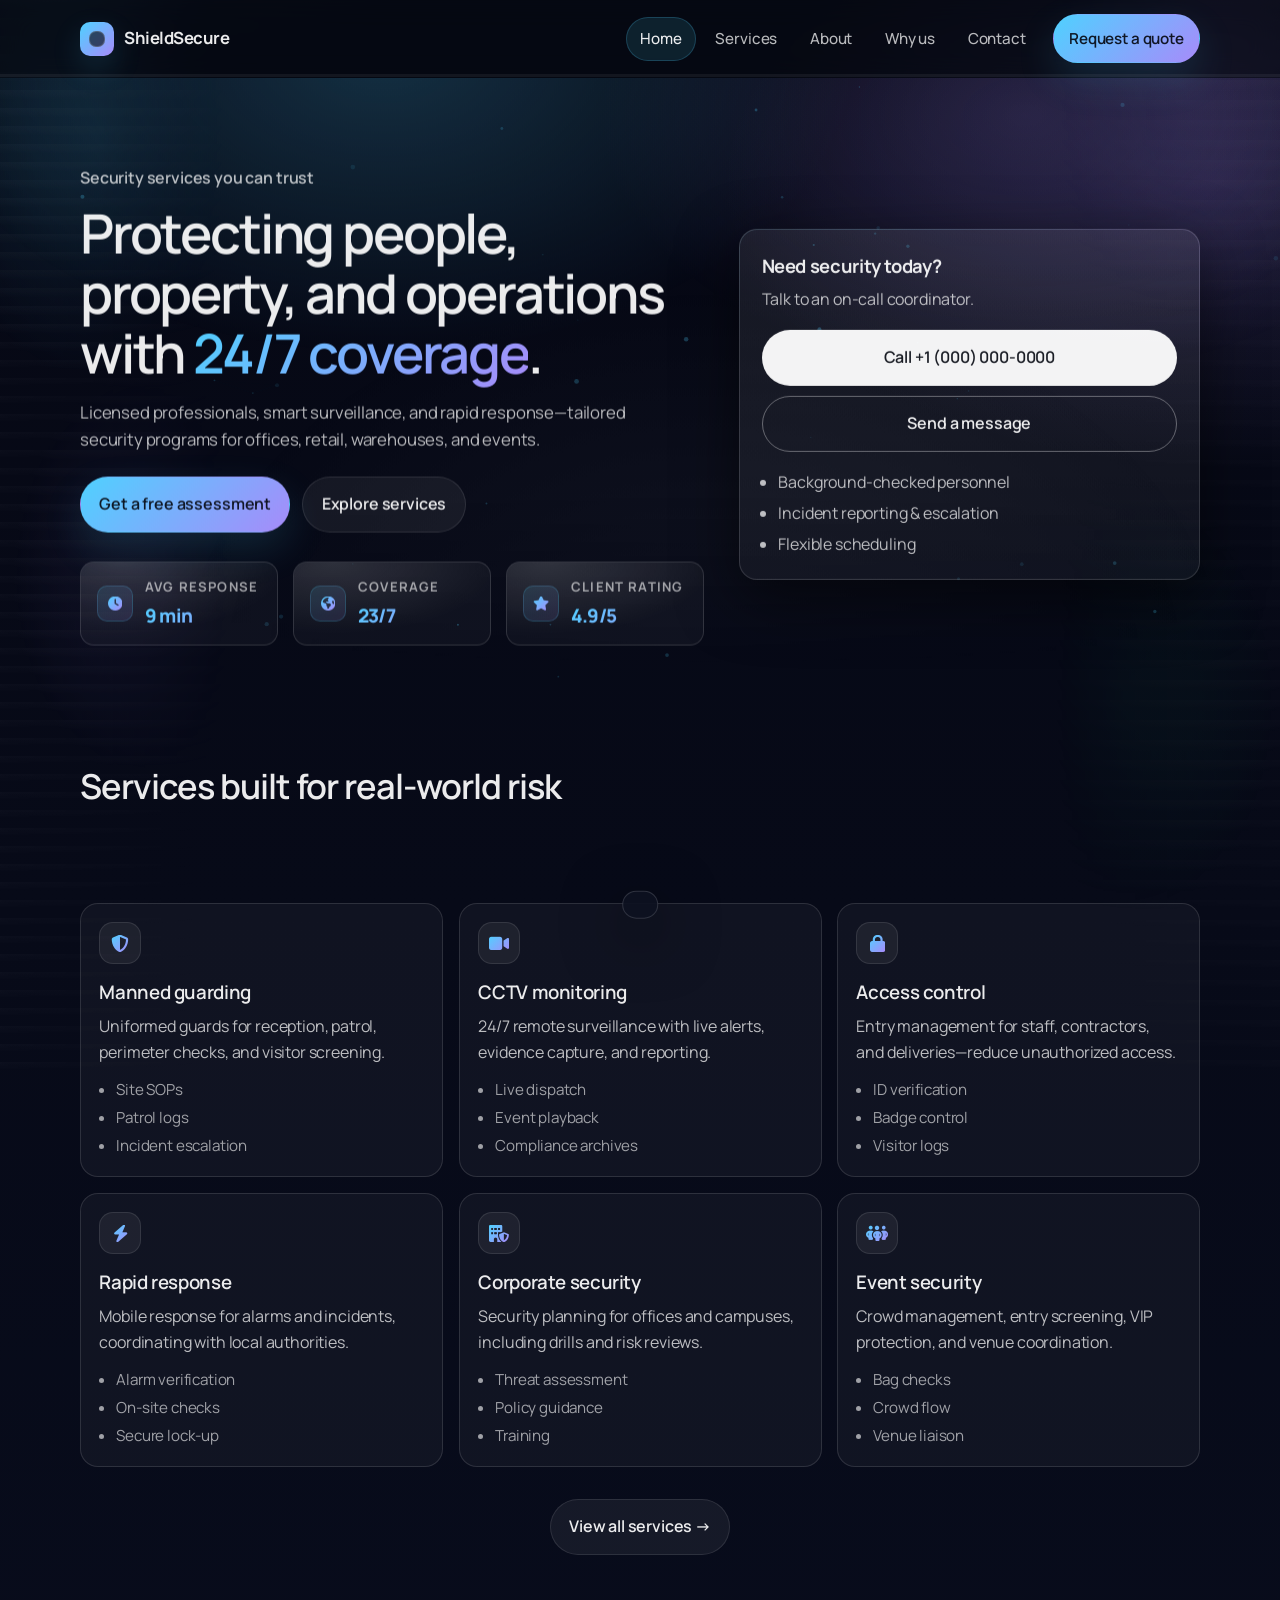
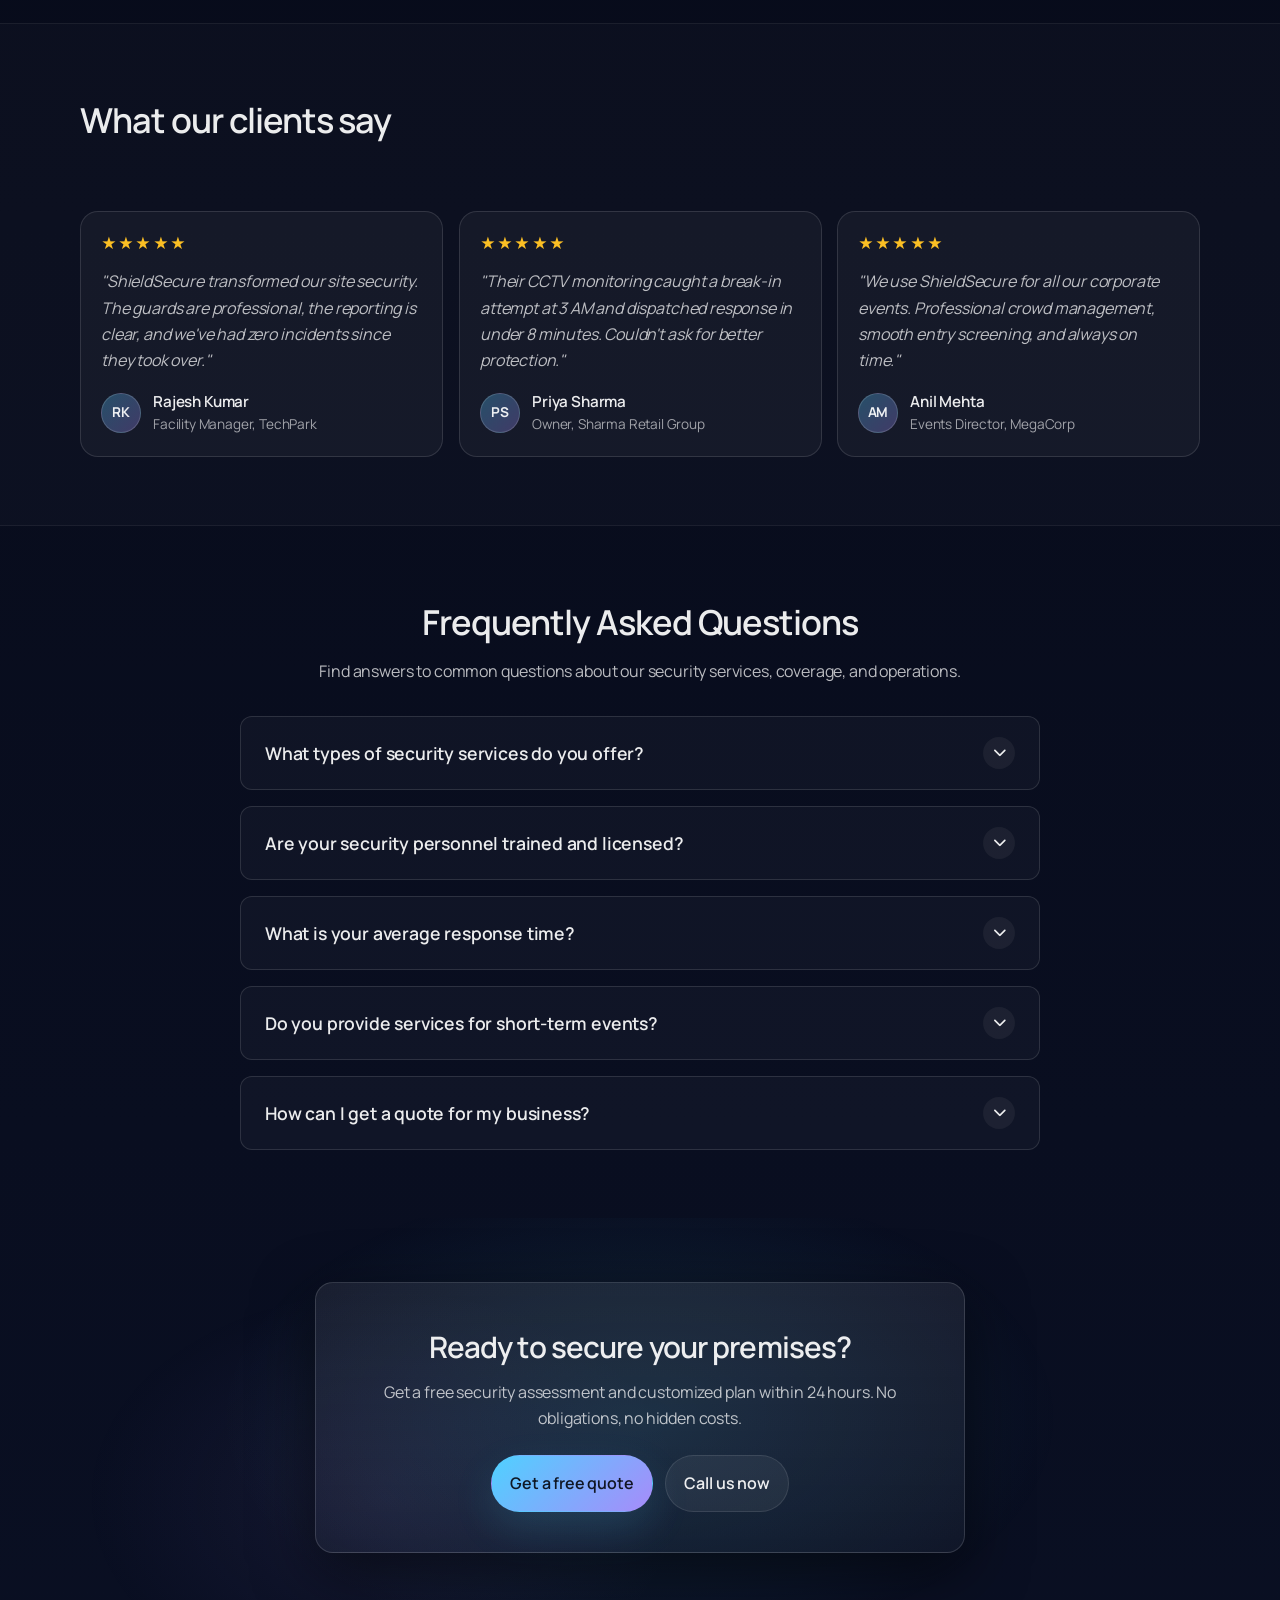
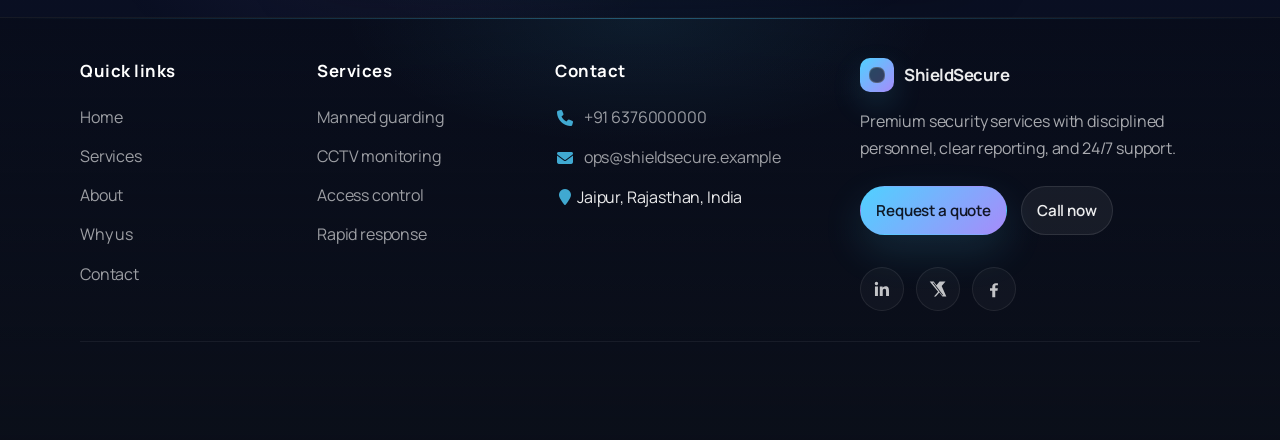
<file: index.html>
<!doctype html>
<html lang="en">

<head>
  <meta charset="UTF-8" />
  <meta name="viewport" content="width=device-width, initial-scale=1" />
  <meta name="description"
    content="ShieldSecure provides modern security services: manned guarding, CCTV monitoring, access control, and rapid response." />
  <title>ShieldSecure Security Services</title>
  <link rel="preconnect" href="https://fonts.googleapis.com" />
  <link rel="preconnect" href="https://fonts.gstatic.com" crossorigin />
  <link rel="stylesheet" href="https://cdnjs.cloudflare.com/ajax/libs/font-awesome/6.5.1/css/all.min.css">
  <link
    href="https://fonts.googleapis.com/css2?family=Manrope:wght@400;500;600;700;800&family=Inter:wght@400;500;600;700&display=swap"
    rel="stylesheet" />
  <link rel="stylesheet" href="./style.css" />
</head>

<body>
  <a class="skip-link" href="#main">Skip to content</a>

  <!-- Shared header -->
  <header class="site-header" data-elevate>
    <div class="container header-inner">
      <a class="brand" href="index.html" aria-label="ShieldSecure home">
        <span class="brand-mark" aria-hidden="true"></span>
        <span class="brand-text">ShieldSecure</span>
      </a>

      <button class="nav-toggle" type="button" aria-label="Open menu" aria-controls="primary-nav" aria-expanded="false"
        data-nav-toggle>
        <span class="nav-toggle-bar" aria-hidden="true"></span>
        <span class="nav-toggle-bar" aria-hidden="true"></span>
        <span class="nav-toggle-bar" aria-hidden="true"></span>
      </button>

      <nav class="nav" aria-label="Primary">
        <ul id="primary-nav" class="nav-list" data-nav>
          <li><a class="nav-link is-active" href="index.html">Home</a></li>
          <li><a class="nav-link" href="services.html">Services</a></li>
          <li><a class="nav-link" href="about.html">About</a></li>
          <li><a class="nav-link" href="why-us.html">Why us</a></li>
          <li><a class="nav-link" href="contact.html">Contact</a></li>
          <li class="nav-cta">
            <a class="btn btn-primary btn-sm" href="contact.html">Request a quote</a>
          </li>
        </ul>
      </nav>
    </div>
  </header>

  <main id="main">
    <section id="top" class="hero">
      <div class="container hero-grid">
        <div class="hero-copy">
          <p class="eyebrow">Security services you can trust</p>
          <h1>
            Protecting people, property, and operations with
            <span class="accent">24/7 coverage</span>.
          </h1>
          <p class="lead">
            Licensed professionals, smart surveillance, and rapid response—tailored security
            programs for offices, retail, warehouses, and events.
          </p>
          <div class="hero-actions">
            <a class="btn btn-primary" href="contact.html">Get a free assessment</a>
            <a class="btn btn-ghost" href="services.html">Explore services</a>
          </div>

          <dl class="hero-stats" aria-label="Key stats">
            <div class="stat">
              <div class="stat-icon"><i class="fa-solid fa-clock"></i></div>
              <div>
                <dt>Avg response</dt>
                <dd>10 min</dd>
              </div>
            </div>
            <div class="stat">
              <div class="stat-icon"><i class="fa-solid fa-earth-americas"></i></div>
              <div>
                <dt>Coverage</dt>
                <dd>24/7</dd>
              </div>
            </div>
            <div class="stat">
              <div class="stat-icon"><i class="fa-solid fa-star"></i></div>
              <div>
                <dt>Client rating</dt>
                <dd>4.9/5</dd>
              </div>
            </div>
          </dl>
        </div>

        <div class="hero-card" aria-label="Quick contact">
          <div class="hero-card-inner">
            <p class="card-title">Need security today?</p>
            <p class="card-subtitle">Talk to an on-call coordinator.</p>
            <div class="card-actions">
              <a class="btn btn-light" href="tel:+10000000000">Call +1 (000) 000‑0000</a>
              <a class="btn btn-light-outline" href="contact.html">Send a message</a>
            </div>
            <ul class="card-points">
              <li>Background-checked personnel</li>
              <li>Incident reporting &amp; escalation</li>
              <li>Flexible scheduling</li>
            </ul>
          </div>
        </div>
      </div>

      <div class="hero-bg" aria-hidden="true"></div>
    </section>

    <section id="services" class="section">
      <div class="container">
        <div class="section-head">
          <h2>Services built for real-world risk</h2>
          <p>
            From visible deterrence to technology-backed monitoring, we design layered security that
            matches your site and budget.
          </p>
        </div>

        <div class="cards">
          <article class="card">
            <div class="card-icon" aria-hidden="true"><i class="fa-solid fa-shield-halved"></i></div>
            <h3>Manned guarding</h3>
            <p>Uniformed guards for reception, patrol, perimeter checks, and visitor screening.</p>
            <ul class="mini-list">
              <li>Site SOPs</li>
              <li>Patrol logs</li>
              <li>Incident escalation</li>
            </ul>
          </article>

          <article class="card">
            <div class="card-icon" aria-hidden="true"><i class="fa-solid fa-video"></i></div>
            <h3>CCTV monitoring</h3>
            <p>24/7 remote surveillance with live alerts, evidence capture, and reporting.</p>
            <ul class="mini-list">
              <li>Live dispatch</li>
              <li>Event playback</li>
              <li>Compliance archives</li>
            </ul>
          </article>

          <article class="card">
            <div class="card-icon" aria-hidden="true"><i class="fa-solid fa-lock"></i></div>
            <h3>Access control</h3>
            <p>Entry management for staff, contractors, and deliveries—reduce unauthorized access.</p>
            <ul class="mini-list">
              <li>ID verification</li>
              <li>Badge control</li>
              <li>Visitor logs</li>
            </ul>
          </article>

          <article class="card">
            <div class="card-icon" aria-hidden="true"><i class="fa-solid fa-bolt"></i></div>
            <h3>Rapid response</h3>
            <p>Mobile response for alarms and incidents, coordinating with local authorities.</p>
            <ul class="mini-list">
              <li>Alarm verification</li>
              <li>On-site checks</li>
              <li>Secure lock-up</li>
            </ul>
          </article>

          <article class="card">
            <div class="card-icon" aria-hidden="true"><i class="fa-solid fa-building-shield"></i></div>
            <h3>Corporate security</h3>
            <p>Security planning for offices and campuses, including drills and risk reviews.</p>
            <ul class="mini-list">
              <li>Threat assessment</li>
              <li>Policy guidance</li>
              <li>Training</li>
            </ul>
          </article>

          <article class="card">
            <div class="card-icon" aria-hidden="true"><i class="fa-solid fa-people-group"></i></div>
            <h3>Event security</h3>
            <p>Crowd management, entry screening, VIP protection, and venue coordination.</p>
            <ul class="mini-list">
              <li>Bag checks</li>
              <li>Crowd flow</li>
              <li>Venue liaison</li>
            </ul>
          </article>
        </div>

        <div style="text-align: center; margin-top: 2rem;">
          <a class="btn btn-ghost" href="services.html">View all services →</a>
        </div>
      </div>
    </section>

    <!-- Testimonials section -->
    <section id="testimonials" class="section section-alt">
      <div class="container">
        <div class="section-head">
          <h2>What our clients say</h2>
          <p>
            Trusted by offices, retail chains, warehouses, and event organizers across the region.
          </p>
        </div>

        <div class="testimonials-grid">
          <article class="testimonial">
            <div class="testimonial-stars" aria-label="5 stars">★★★★★</div>
            <p class="testimonial-text">
              "ShieldSecure transformed our site security. The guards are professional, the reporting
              is clear, and we've had zero incidents since they took over."
            </p>
            <div class="testimonial-author">
              <div class="testimonial-avatar">RK</div>
              <div>
                <p class="testimonial-name">Rajesh Kumar</p>
                <p class="testimonial-role">Facility Manager, TechPark</p>
              </div>
            </div>
          </article>

          <article class="testimonial">
            <div class="testimonial-stars" aria-label="5 stars">★★★★★</div>
            <p class="testimonial-text">
              "Their CCTV monitoring caught a break-in attempt at 3 AM and dispatched response in
              under 8 minutes. Couldn't ask for better protection."
            </p>
            <div class="testimonial-author">
              <div class="testimonial-avatar">PS</div>
              <div>
                <p class="testimonial-name">Priya Sharma</p>
                <p class="testimonial-role">Owner, Sharma Retail Group</p>
              </div>
            </div>
          </article>

          <article class="testimonial">
            <div class="testimonial-stars" aria-label="5 stars">★★★★★</div>
            <p class="testimonial-text">
              "We use ShieldSecure for all our corporate events. Professional crowd management,
              smooth entry screening, and always on time."
            </p>
            <div class="testimonial-author">
              <div class="testimonial-avatar">AM</div>
              <div>
                <p class="testimonial-name">Anil Mehta</p>
                <p class="testimonial-role">Events Director, MegaCorp</p>
              </div>
            </div>
          </article>
        </div>
      </div>
    </section>

    <!-- FAQ section -->
    <section id="faq" class="section">
      <div class="container faq-container">
        <div class="section-head text-center" style="max-width: 800px; margin-inline: auto; text-align: center;">
          <h2>Frequently Asked Questions</h2>
          <p>
            Find answers to common questions about our security services, coverage, and operations.
          </p>
        </div>

        <div class="faq-list">
          <article class="faq-item">
            <button class="faq-question" aria-expanded="false">
              <h3>What types of security services do you offer?</h3>
              <span class="faq-icon"><i class="fa-solid fa-chevron-down"></i></span>
            </button>
            <div class="faq-answer">
              <div class="faq-answer-inner">
                <p>We provide a comprehensive range of security solutions including manned guarding, 24/7 CCTV
                  monitoring, access control, corporate security planning, rapid response, and specialized event
                  security.</p>
              </div>
            </div>
          </article>

          <article class="faq-item">
            <button class="faq-question" aria-expanded="false">
              <h3>Are your security personnel trained and licensed?</h3>
              <span class="faq-icon"><i class="fa-solid fa-chevron-down"></i></span>
            </button>
            <div class="faq-answer">
              <div class="faq-answer-inner">
                <p>Yes, absolutely. All our site security operations are handled by highly trained, background-checked,
                  and licensed professionals. We conduct regular drills and policy reviews to maintain top standards.
                </p>
              </div>
            </div>
          </article>

          <article class="faq-item">
            <button class="faq-question" aria-expanded="false">
              <h3>What is your average response time?</h3>
              <span class="faq-icon"><i class="fa-solid fa-chevron-down"></i></span>
            </button>
            <div class="faq-answer">
              <div class="faq-answer-inner">
                <p>Our rapid response units typically arrive on-site within 10 minutes of an alarm verification. Our
                  24/7 dispatch centers ensure immediate coordination with local authorities when necessary.</p>
              </div>
            </div>
          </article>

          <article class="faq-item">
            <button class="faq-question" aria-expanded="false">
              <h3>Do you provide services for short-term events?</h3>
              <span class="faq-icon"><i class="fa-solid fa-chevron-down"></i></span>
            </button>
            <div class="faq-answer">
              <div class="faq-answer-inner">
                <p>We offer dedicated event security for both short-term corporate events and long-term standing
                  arrangements. This includes crowd management, VIP coverage, screening, and venue liaison.</p>
              </div>
            </div>
          </article>

          <article class="faq-item">
            <button class="faq-question" aria-expanded="false">
              <h3>How can I get a quote for my business?</h3>
              <span class="faq-icon"><i class="fa-solid fa-chevron-down"></i></span>
            </button>
            <div class="faq-answer">
              <div class="faq-answer-inner">
                <p>You can get a free, detailed assessment and customized security plan within 24 hours. Just reach out
                  to us via our contact form or call our support line directly.</p>
              </div>
            </div>
          </article>
        </div>
      </div>
    </section>

    <!-- CTA banner -->
    <section class="cta-banner">
      <div class="container">
        <div class="cta-banner-inner">
          <h2>Ready to secure your premises?</h2>
          <p>
            Get a free security assessment and customized plan within 24 hours.
            No obligations, no hidden costs.
          </p>
          <div class="cta-banner-actions">
            <a class="btn btn-primary" href="contact.html">Get a free quote</a>
            <a class="btn btn-ghost" href="tel:+10000000000">Call us now</a>
          </div>
        </div>
      </div>
    </section>
  </main>

  <!-- Shared footer -->
  <footer class="footer">
    <div class="container">
      <div class="footer-top">
        <div class="footer-brand">
          <a class="brand footer-brand-link" href="index.html" aria-label="ShieldSecure home">
            <span class="brand-mark" aria-hidden="true"></span>
            <span class="brand-text">ShieldSecure</span>
          </a>
          <p class="muted footer-about">
            Premium security services with disciplined personnel, clear reporting, and 24/7 support.
          </p>

          <div class="footer-cta">
            <a class="btn btn-primary btn-sm" href="contact.html">Request a quote</a>
            <a class="btn btn-ghost btn-sm" href="tel:+10000000000">Call now</a>
          </div>

          <div class="social" aria-label="Social links">
            <a class="icon-btn" href="#" aria-label="LinkedIn">
              <svg viewBox="0 0 24 24" aria-hidden="true">
                <path
                  d="M20.45 20.45h-3.56v-5.57c0-1.33-.03-3.04-1.85-3.04-1.86 0-2.15 1.45-2.15 2.95v5.66H9.33V9h3.41v1.56h.05c.47-.9 1.63-1.85 3.35-1.85 3.58 0 4.24 2.36 4.24 5.43v6.31ZM5.34 7.43a2.07 2.07 0 1 1 0-4.14 2.07 2.07 0 0 1 0 4.14ZM7.12 20.45H3.56V9h3.56v11.45Z"
                  fill="currentColor" />
              </svg>
            </a>
            <a class="icon-btn" href="#" aria-label="X (Twitter)">
              <svg viewBox="0 0 24 24" aria-hidden="true">
                <path
                  d="M18.9 3H21l-4.6 5.26L22 21h-4.7l-3.68-4.79L9.3 21H7.2l4.92-5.62L2 3h4.82l3.33 4.38L13.9 3h5ZM17.1 19.4h1.16L6.78 4.53H5.53L17.1 19.4Z"
                  fill="currentColor" />
              </svg>
            </a>
            <a class="icon-btn" href="#" aria-label="Facebook">
              <svg viewBox="0 0 24 24" aria-hidden="true">
                <path
                  d="M13.5 22v-8h2.7l.4-3H13.5V9.1c0-.87.24-1.46 1.5-1.46h1.7V5.1c-.3-.04-1.34-.13-2.54-.13-2.5 0-4.2 1.52-4.2 4.32V11H7.2v3h2.7v8h3.6Z"
                  fill="currentColor" />
              </svg>
            </a>
          </div>
        </div>

        <nav class="footer-col" aria-label="Footer quick links">
          <p class="footer-title">Quick links</p>
          <ul class="footer-links">
            <li><a href="index.html">Home</a></li>
            <li><a href="services.html">Services</a></li>
            <li><a href="about.html">About</a></li>
            <li><a href="why-us.html">Why us</a></li>
            <li><a href="contact.html">Contact</a></li>
          </ul>
        </nav>

        <nav class="footer-col" aria-label="Footer services links">
          <p class="footer-title">Services</p>
          <ul class="footer-links">
            <li><a href="services.html">Manned guarding</a></li>
            <li><a href="services.html">CCTV monitoring</a></li>
            <li><a href="services.html">Access control</a></li>
            <li><a href="services.html">Rapid response</a></li>
          </ul>
        </nav>

        <div class="footer-col" aria-label="Footer contact details">
          <p class="footer-title">Contact</p>
          <ul class="footer-links">
            <li>
              <a href="tel:+916376000000">
                <span class="footer-link-icon" aria-hidden="true"><i class="fa fa-phone" aria-hidden="true"></i></span>
                +91 6376000000
              </a>
            </li>
            <li>
              <a href="mailto:ops@shieldsecure.example">
                <span class="footer-link-icon" aria-hidden="true"><i class="fa fa-envelope"
                    aria-hidden="true"></i></span>
                ops@shieldsecure.example
              </a>
            </li>
            <li>
              <span class="footer-link-icon" aria-hidden="true"><i class="fa fa-map-marker"
                  aria-hidden="true"></i></span>
              Jaipur, Rajasthan, India
            </li>
          </ul>
        </div>
      </div>

      <div class="footer-bottom">
        <p class="muted">
          © <span id="year"></span> ShieldSecure. All rights reserved.
        </p>
        <p class="muted footer-note">
          Built for reliability • 24/7 coverage • Clear reporting
        </p>
      </div>
    </div>
  </footer>
  <div id="site-toast">
    <div class="toast" id="toast" role="status" aria-live="polite" aria-atomic="true"></div>
  </div>

  <script src="./script.js"></script>

</body>

</html>
</file>
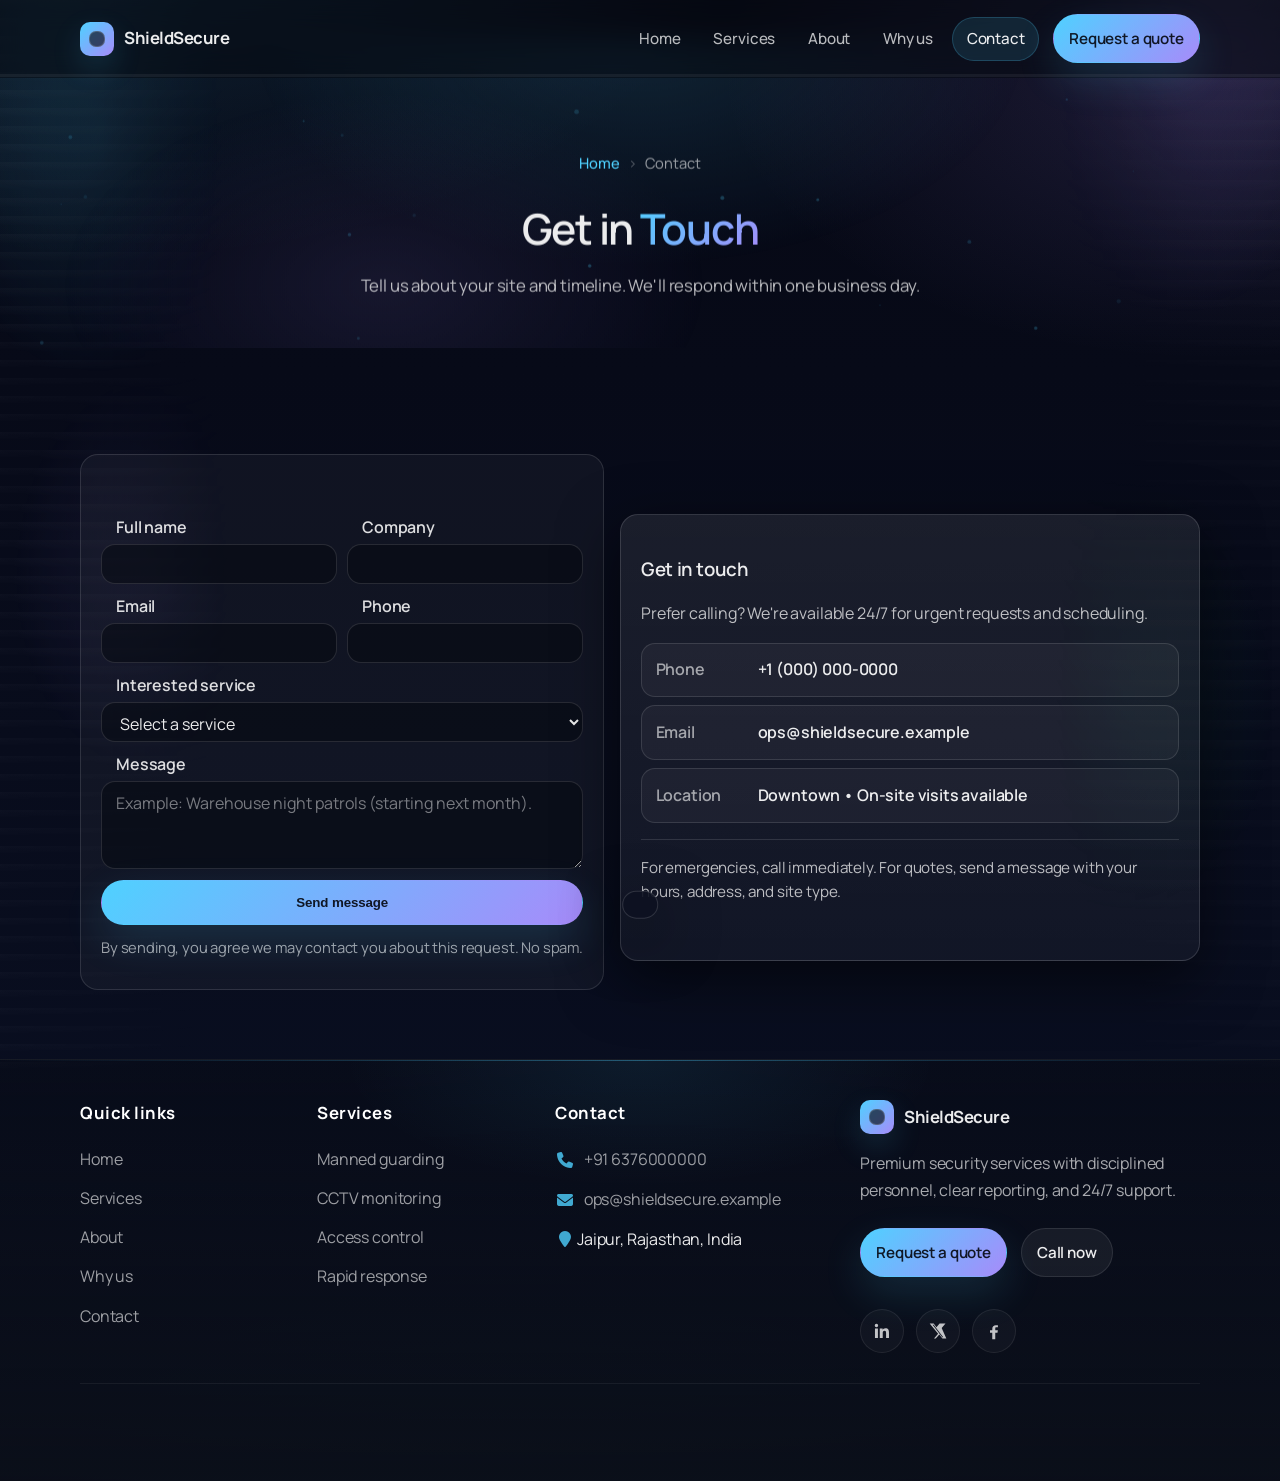
<file: contact.html>
<!doctype html>
<html lang="en">
  <head>
    <meta charset="UTF-8" />
    <meta name="viewport" content="width=device-width, initial-scale=1" />
    <meta name="description" content="Contact ShieldSecure for a free security assessment. Reach us by phone, email, or send a message online." />
    <title>Contact – ShieldSecure</title>
    <link rel="preconnect" href="https://fonts.googleapis.com" />
    <link rel="preconnect" href="https://fonts.gstatic.com" crossorigin />
    <link rel="stylesheet" href="https://cdnjs.cloudflare.com/ajax/libs/font-awesome/6.5.1/css/all.min.css">
    <link href="https://fonts.googleapis.com/css2?family=Manrope:wght@400;500;600;700;800&family=Inter:wght@400;500;600;700&display=swap" rel="stylesheet" />
    <link rel="stylesheet" href="./style.css" />
  </head>
  <body>
    <a class="skip-link" href="#main">Skip to content</a>
    <header class="site-header" data-elevate>
      <div class="container header-inner">
        <a class="brand" href="index.html" aria-label="ShieldSecure home">
          <span class="brand-mark" aria-hidden="true"></span>
          <span class="brand-text">ShieldSecure</span>
        </a>

        <button
          class="nav-toggle"
          type="button"
          aria-label="Open menu"
          aria-controls="primary-nav"
          aria-expanded="false"
          data-nav-toggle
        >
          <span class="nav-toggle-bar" aria-hidden="true"></span>
          <span class="nav-toggle-bar" aria-hidden="true"></span>
          <span class="nav-toggle-bar" aria-hidden="true"></span>
        </button>

        <nav class="nav" aria-label="Primary">
          <ul id="primary-nav" class="nav-list" data-nav>
            <li><a class="nav-link" href="index.html">Home</a></li>
            <li><a class="nav-link" href="services.html">Services</a></li>
            <li><a class="nav-link" href="about.html">About</a></li>
            <li><a class="nav-link" href="why-us.html">Why us</a></li>
            <li><a class="nav-link is-active" href="contact.html">Contact</a></li>
            <li class="nav-cta">
              <a class="btn btn-primary btn-sm" href="contact.html">Request a quote</a>
            </li>
          </ul>
        </nav>
      </div>
    </header>

    <main id="main">
      <section class="page-header">
        <div class="container">
          <nav class="breadcrumb" aria-label="Breadcrumb">
            <a href="index.html">Home</a>
            <span class="breadcrumb-sep" aria-hidden="true">›</span>
            <span>Contact</span>
          </nav>
          <h1>Get in <span class="accent">Touch</span></h1>
          <p>
            Tell us about your site and timeline. We'll respond within one business day.
          </p>
        </div>
      </section>

      <section class="section">
        <div class="container">
          <div class="contact-grid">
            <form class="form" id="contact-form" novalidate>
              <div class="field-grid">
                <div class="field">
                  <label for="name">Full name</label>
                  <input id="name" name="name" type="text" autocomplete="name" required />
                  <p class="help" id="name-help" aria-live="polite"></p>
                </div>

                <div class="field">
                  <label for="company">Company</label>
                  <input id="company" name="company" type="text" autocomplete="organization" />
                </div>
              </div>

              <div class="field-grid">
                <div class="field">
                  <label for="email">Email</label>
                  <input id="email" name="email" type="email" autocomplete="email" required />
                  <p class="help" id="email-help" aria-live="polite"></p>
                </div>

                <div class="field">
                  <label for="phone">Phone</label>
                  <input id="phone" name="phone" type="tel" autocomplete="tel" inputmode="tel" />
                </div>
              </div>

              <div class="field">
                <label for="service">Interested service</label>
                <select id="service" name="service" required>
                  <option value="" selected disabled>Select a service</option>
                  <option>Manned guarding</option>
                  <option>CCTV monitoring</option>
                  <option>Access control</option>
                  <option>Rapid response</option>
                  <option>Corporate security</option>
                  <option>Event security</option>
                </select>
                <p class="help" id="service-help" aria-live="polite"></p>
              </div>

              <div class="field">
                <label for="message">Message</label>
                <textarea
                  id="message"
                  name="message"
                  rows="3"
                  placeholder="Example: Warehouse night patrols (starting next month)."
                  required
                ></textarea>
                <p class="help" id="message-help" aria-live="polite"></p>
              </div>

              <div class="form-actions">
                <button class="btn btn-primary" type="submit">Send message</button>
                <p class="fineprint">
                  By sending, you agree we may contact you about this request. No spam.
                </p>
              </div>
            </form>

            <div class="contact-card" aria-label="Company contact details">
              <div class="contact-card-inner">
                <h3>Get in touch</h3>
                <p class="muted">
                  Prefer calling? We're available 24/7 for urgent requests and scheduling.
                </p>

                <div class="contact-lines">
                  <a class="contact-line" href="tel:+10000000000">
                    <span class="contact-k">Phone</span>
                    <span class="contact-v">+1 (000) 000‑0000</span>
                  </a>
                  <a class="contact-line" href="mailto:ops@shieldsecure.example">
                    <span class="contact-k">Email</span>
                    <span class="contact-v">ops@shieldsecure.example</span>
                  </a>
                  <div class="contact-line" role="group" aria-label="Location">
                    <span class="contact-k">Location</span>
                    <span class="contact-v">Downtown • On-site visits available</span>
                  </div>
                </div>

                <div class="divider" aria-hidden="true"></div>

                <p class="muted small">
                  For emergencies, call immediately. For quotes, send a message with your hours,
                  address, and site type.
                </p>
              </div>
            </div>
          </div>
        </div>
      </section>
    </main>

    <footer class="footer">
      <div class="container">
        <div class="footer-top">
          <div class="footer-brand">
            <a class="brand footer-brand-link" href="index.html" aria-label="ShieldSecure home">
              <span class="brand-mark" aria-hidden="true"></span>
              <span class="brand-text">ShieldSecure</span>
            </a>
            <p class="muted footer-about">
              Premium security services with disciplined personnel, clear reporting, and 24/7 support.
            </p>

            <div class="footer-cta">
              <a class="btn btn-primary btn-sm" href="contact.html">Request a quote</a>
              <a class="btn btn-ghost btn-sm" href="tel:+10000000000">Call now</a>
            </div>

            <div class="social" aria-label="Social links">
              <a class="icon-btn" href="#" aria-label="LinkedIn">
                <svg viewBox="0 0 24 24" aria-hidden="true">
                  <path d="M20.45 20.45h-3.56v-5.57c0-1.33-.03-3.04-1.85-3.04-1.86 0-2.15 1.45-2.15 2.95v5.66H9.33V9h3.41v1.56h.05c.47-.9 1.63-1.85 3.35-1.85 3.58 0 4.24 2.36 4.24 5.43v6.31ZM5.34 7.43a2.07 2.07 0 1 1 0-4.14 2.07 2.07 0 0 1 0 4.14ZM7.12 20.45H3.56V9h3.56v11.45Z" fill="currentColor" />
                </svg>
              </a>
              <a class="icon-btn" href="#" aria-label="X (Twitter)">
                <svg viewBox="0 0 24 24" aria-hidden="true">
                  <path d="M18.9 3H21l-4.6 5.26L22 21h-4.7l-3.68-4.79L9.3 21H7.2l4.92-5.62L2 3h4.82l3.33 4.38L13.9 3h5ZM17.1 19.4h1.16L6.78 4.53H5.53L17.1 19.4Z" fill="currentColor" />
                </svg>
              </a>
              <a class="icon-btn" href="#" aria-label="Facebook">
                <svg viewBox="0 0 24 24" aria-hidden="true">
                  <path d="M13.5 22v-8h2.7l.4-3H13.5V9.1c0-.87.24-1.46 1.5-1.46h1.7V5.1c-.3-.04-1.34-.13-2.54-.13-2.5 0-4.2 1.52-4.2 4.32V11H7.2v3h2.7v8h3.6Z" fill="currentColor" />
                </svg>
              </a>
            </div>
          </div>

          <nav class="footer-col" aria-label="Footer quick links">
            <p class="footer-title">Quick links</p>
            <ul class="footer-links">
              <li><a href="index.html">Home</a></li>
              <li><a href="services.html">Services</a></li>
              <li><a href="about.html">About</a></li>
              <li><a href="why-us.html">Why us</a></li>
              <li><a href="contact.html">Contact</a></li>
            </ul>
          </nav>

          <nav class="footer-col" aria-label="Footer services links">
            <p class="footer-title">Services</p>
            <ul class="footer-links">
              <li><a href="services.html">Manned guarding</a></li>
              <li><a href="services.html">CCTV monitoring</a></li>
              <li><a href="services.html">Access control</a></li>
              <li><a href="services.html">Rapid response</a></li>
            </ul>
          </nav>

          <div class="footer-col" aria-label="Footer contact details">
            <p class="footer-title">Contact</p>
            <ul class="footer-links">
              <li>
                <a href="tel:+916376000000">
                  <span class="footer-link-icon" aria-hidden="true"><i class="fa fa-phone" aria-hidden="true"></i></span>
                  +91 6376000000
                </a>
              </li>
              <li>
                <a href="mailto:ops@shieldsecure.example">
                  <span class="footer-link-icon" aria-hidden="true"><i class="fa fa-envelope" aria-hidden="true"></i></span>
                  ops@shieldsecure.example
                </a>
              </li>
              <li>
                <span class="footer-link-icon" aria-hidden="true"><i class="fa fa-map-marker" aria-hidden="true"></i></span>
                Jaipur, Rajasthan, India
              </li>
            </ul>
          </div>
        </div>

        <div class="footer-bottom">
          <p class="muted">
            © <span id="year"></span> ShieldSecure. All rights reserved.
          </p>
          <p class="muted footer-note">
            Built for reliability • 24/7 coverage • Clear reporting
          </p>
        </div>
      </div>
    </footer>
    <div id="site-toast">
      <div class="toast" id="toast" role="status" aria-live="polite" aria-atomic="true"></div>
    </div>

    <script src="./script.js"></script>
    
  </body>
</html>
</file>
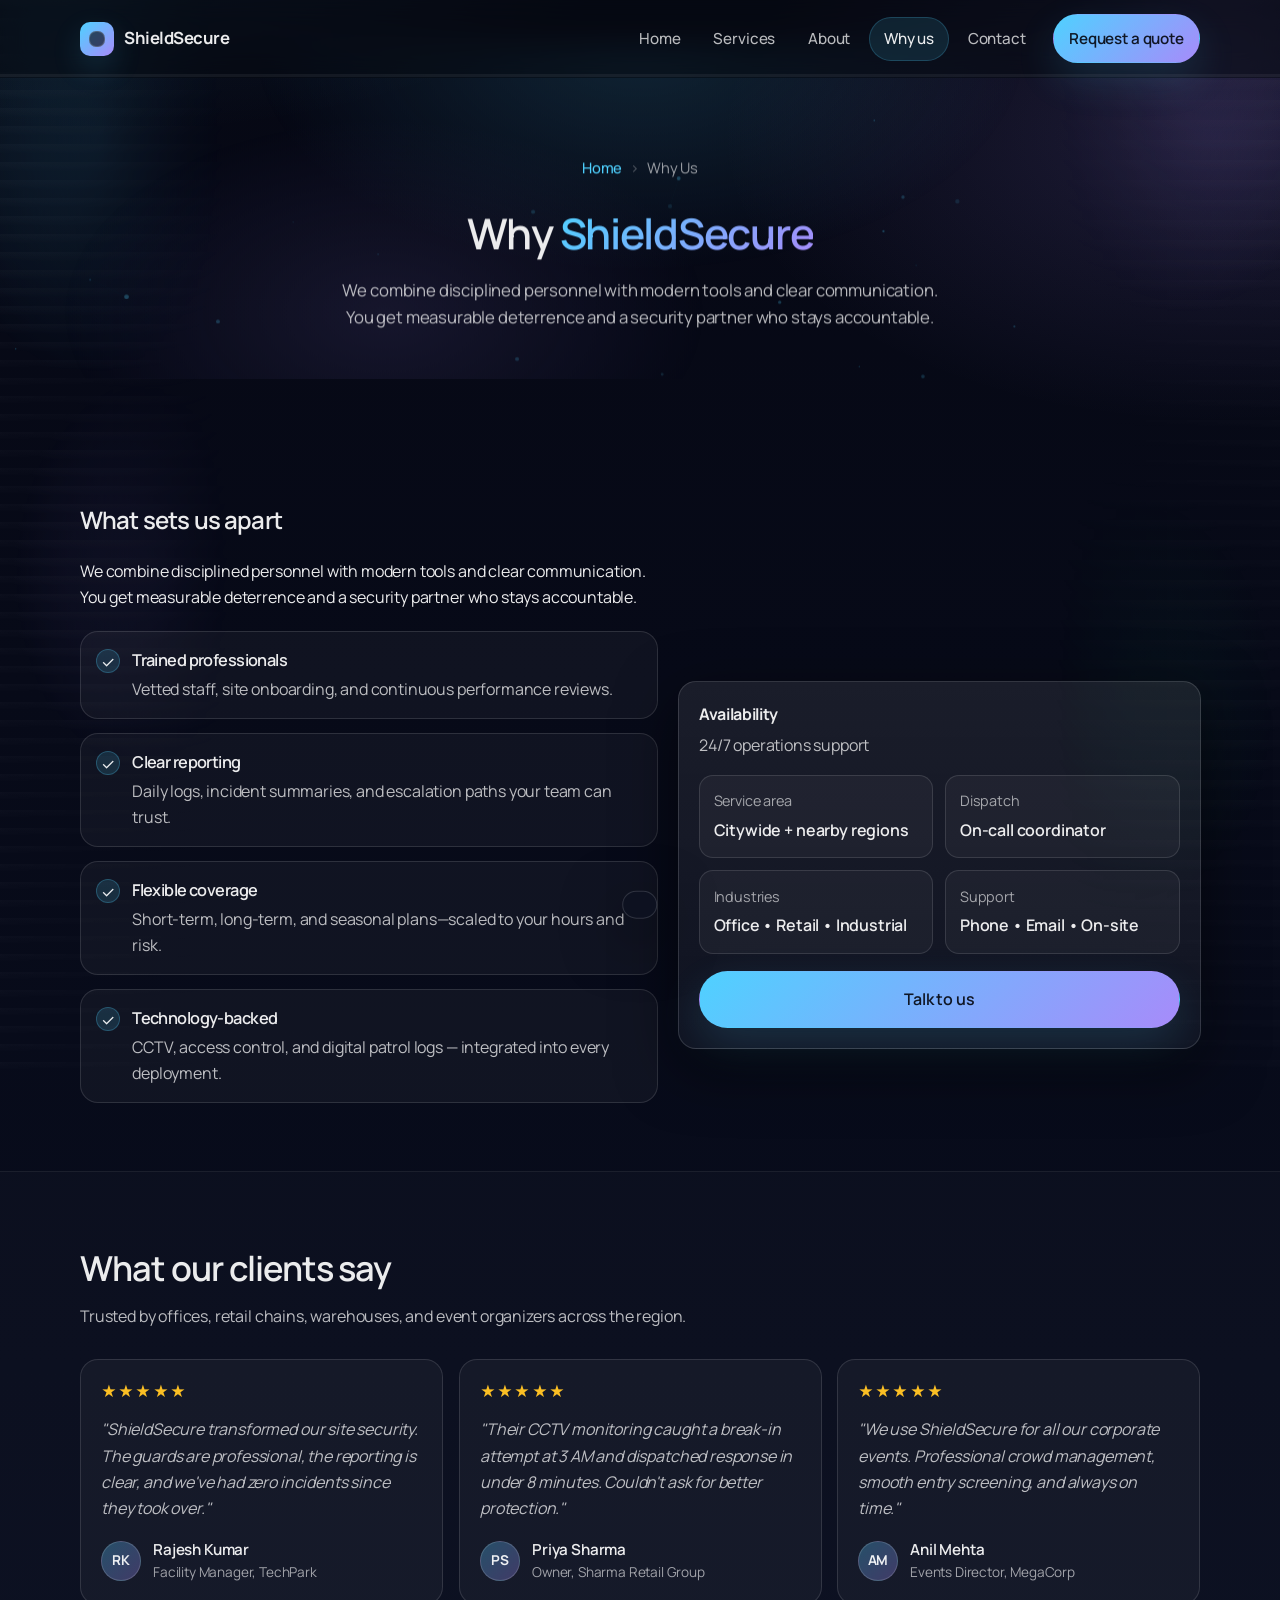
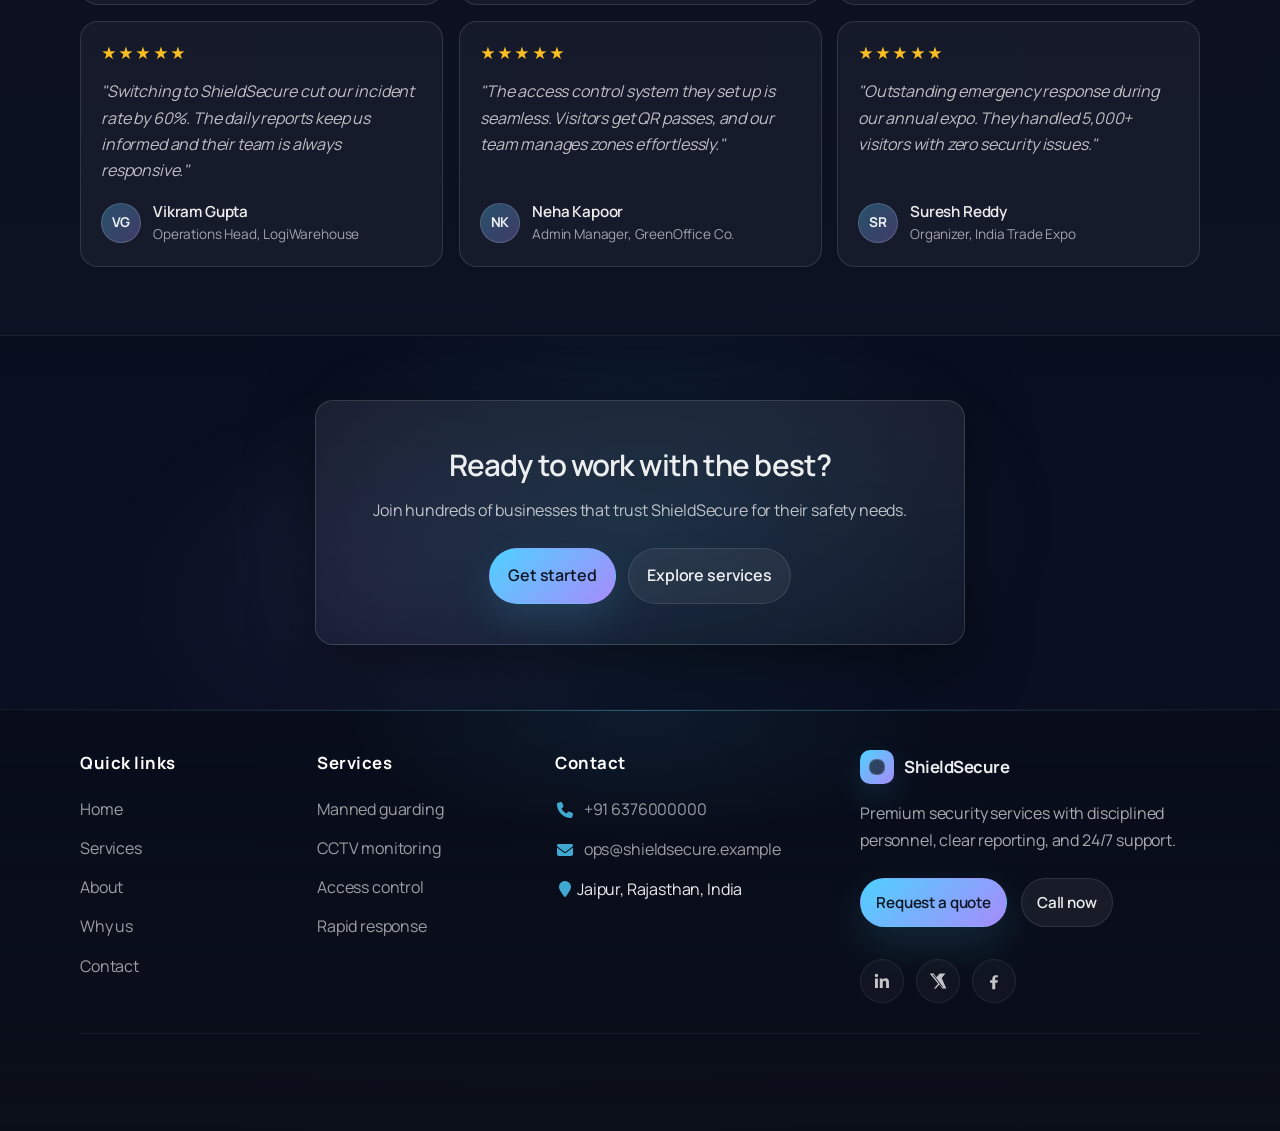
<file: why-us.html>
<!doctype html>
<html lang="en">
  <head>
    <meta charset="UTF-8" />
    <meta name="viewport" content="width=device-width, initial-scale=1" />
    <meta name="description" content="Why choose ShieldSecure? Trained professionals, clear reporting, flexible coverage, and proven results from real clients." />
    <title>Why Us – ShieldSecure</title>
    <link rel="preconnect" href="https://fonts.googleapis.com" />
    <link rel="preconnect" href="https://fonts.gstatic.com" crossorigin />
    <link rel="stylesheet" href="https://cdnjs.cloudflare.com/ajax/libs/font-awesome/6.5.1/css/all.min.css">
    <link href="https://fonts.googleapis.com/css2?family=Manrope:wght@400;500;600;700;800&family=Inter:wght@400;500;600;700&display=swap" rel="stylesheet" />
    <link rel="stylesheet" href="./style.css" />
  </head>
  <body>
    <a class="skip-link" href="#main">Skip to content</a>
    <header class="site-header" data-elevate>
      <div class="container header-inner">
        <a class="brand" href="index.html" aria-label="ShieldSecure home">
          <span class="brand-mark" aria-hidden="true"></span>
          <span class="brand-text">ShieldSecure</span>
        </a>

        <button
          class="nav-toggle"
          type="button"
          aria-label="Open menu"
          aria-controls="primary-nav"
          aria-expanded="false"
          data-nav-toggle
        >
          <span class="nav-toggle-bar" aria-hidden="true"></span>
          <span class="nav-toggle-bar" aria-hidden="true"></span>
          <span class="nav-toggle-bar" aria-hidden="true"></span>
        </button>

        <nav class="nav" aria-label="Primary">
          <ul id="primary-nav" class="nav-list" data-nav>
            <li><a class="nav-link" href="index.html">Home</a></li>
            <li><a class="nav-link" href="services.html">Services</a></li>
            <li><a class="nav-link" href="about.html">About</a></li>
            <li><a class="nav-link is-active" href="why-us.html">Why us</a></li>
            <li><a class="nav-link" href="contact.html">Contact</a></li>
            <li class="nav-cta">
              <a class="btn btn-primary btn-sm" href="contact.html">Request a quote</a>
            </li>
          </ul>
        </nav>
      </div>
    </header>

    <main id="main">
      <section class="page-header">
        <div class="container">
          <nav class="breadcrumb" aria-label="Breadcrumb">
            <a href="index.html">Home</a>
            <span class="breadcrumb-sep" aria-hidden="true">›</span>
            <span>Why Us</span>
          </nav>
          <h1>Why <span class="accent">ShieldSecure</span></h1>
          <p>
            We combine disciplined personnel with modern tools and clear communication.
            You get measurable deterrence and a security partner who stays accountable.
          </p>
        </div>
      </section>

      <!-- Why choose us -->
      <section class="section">
        <div class="container">
          <div class="split">
            <div>
              <h2>What sets us apart</h2>
              <p>
                We combine disciplined personnel with modern tools and clear communication. You get
                measurable deterrence and a security partner who stays accountable.
              </p>

              <div class="checks">
                <div class="check">
                  <span class="check-mark" aria-hidden="true">✓</span>
                  <div>
                    <h3>Trained professionals</h3>
                    <p>Vetted staff, site onboarding, and continuous performance reviews.</p>
                  </div>
                </div>
                <div class="check">
                  <span class="check-mark" aria-hidden="true">✓</span>
                  <div>
                    <h3>Clear reporting</h3>
                    <p>Daily logs, incident summaries, and escalation paths your team can trust.</p>
                  </div>
                </div>
                <div class="check">
                  <span class="check-mark" aria-hidden="true">✓</span>
                  <div>
                    <h3>Flexible coverage</h3>
                    <p>Short-term, long-term, and seasonal plans—scaled to your hours and risk.</p>
                  </div>
                </div>
                <div class="check">
                  <span class="check-mark" aria-hidden="true">✓</span>
                  <div>
                    <h3>Technology-backed</h3>
                    <p>CCTV, access control, and digital patrol logs — integrated into every deployment.</p>
                  </div>
                </div>
              </div>
            </div>

            <aside class="panel" aria-label="Service area and availability">
              <p class="panel-title">Availability</p>
              <p class="panel-subtitle">24/7 operations support</p>
              <div class="panel-grid">
                <div class="panel-item">
                  <p class="panel-k">Service area</p>
                  <p class="panel-v">Citywide + nearby regions</p>
                </div>
                <div class="panel-item">
                  <p class="panel-k">Dispatch</p>
                  <p class="panel-v">On-call coordinator</p>
                </div>
                <div class="panel-item">
                  <p class="panel-k">Industries</p>
                  <p class="panel-v">Office • Retail • Industrial</p>
                </div>
                <div class="panel-item">
                  <p class="panel-k">Support</p>
                  <p class="panel-v">Phone • Email • On-site</p>
                </div>
              </div>
              <a class="btn btn-primary btn-block" href="contact.html">Talk to us</a>
            </aside>
          </div>
        </div>
      </section>

      <!-- Testimonials -->
      <section class="section section-alt">
        <div class="container">
          <div class="section-head">
            <h2>What our clients say</h2>
            <p>
              Trusted by offices, retail chains, warehouses, and event organizers across the region.
            </p>
          </div>

          <div class="testimonials-grid">
            <article class="testimonial">
              <div class="testimonial-stars" aria-label="5 stars">★★★★★</div>
              <p class="testimonial-text">
                "ShieldSecure transformed our site security. The guards are professional, the reporting
                is clear, and we've had zero incidents since they took over."
              </p>
              <div class="testimonial-author">
                <div class="testimonial-avatar">RK</div>
                <div>
                  <p class="testimonial-name">Rajesh Kumar</p>
                  <p class="testimonial-role">Facility Manager, TechPark</p>
                </div>
              </div>
            </article>

            <article class="testimonial">
              <div class="testimonial-stars" aria-label="5 stars">★★★★★</div>
              <p class="testimonial-text">
                "Their CCTV monitoring caught a break-in attempt at 3 AM and dispatched response in
                under 8 minutes. Couldn't ask for better protection."
              </p>
              <div class="testimonial-author">
                <div class="testimonial-avatar">PS</div>
                <div>
                  <p class="testimonial-name">Priya Sharma</p>
                  <p class="testimonial-role">Owner, Sharma Retail Group</p>
                </div>
              </div>
            </article>

            <article class="testimonial">
              <div class="testimonial-stars" aria-label="5 stars">★★★★★</div>
              <p class="testimonial-text">
                "We use ShieldSecure for all our corporate events. Professional crowd management,
                smooth entry screening, and always on time."
              </p>
              <div class="testimonial-author">
                <div class="testimonial-avatar">AM</div>
                <div>
                  <p class="testimonial-name">Anil Mehta</p>
                  <p class="testimonial-role">Events Director, MegaCorp</p>
                </div>
              </div>
            </article>

            <article class="testimonial">
              <div class="testimonial-stars" aria-label="5 stars">★★★★★</div>
              <p class="testimonial-text">
                "Switching to ShieldSecure cut our incident rate by 60%. The daily reports keep
                us informed and their team is always responsive."
              </p>
              <div class="testimonial-author">
                <div class="testimonial-avatar">VG</div>
                <div>
                  <p class="testimonial-name">Vikram Gupta</p>
                  <p class="testimonial-role">Operations Head, LogiWarehouse</p>
                </div>
              </div>
            </article>

            <article class="testimonial">
              <div class="testimonial-stars" aria-label="5 stars">★★★★★</div>
              <p class="testimonial-text">
                "The access control system they set up is seamless. Visitors get QR passes,
                and our team manages zones effortlessly."
              </p>
              <div class="testimonial-author">
                <div class="testimonial-avatar">NK</div>
                <div>
                  <p class="testimonial-name">Neha Kapoor</p>
                  <p class="testimonial-role">Admin Manager, GreenOffice Co.</p>
                </div>
              </div>
            </article>

            <article class="testimonial">
              <div class="testimonial-stars" aria-label="5 stars">★★★★★</div>
              <p class="testimonial-text">
                "Outstanding emergency response during our annual expo. They handled 5,000+ visitors
                with zero security issues."
              </p>
              <div class="testimonial-author">
                <div class="testimonial-avatar">SR</div>
                <div>
                  <p class="testimonial-name">Suresh Reddy</p>
                  <p class="testimonial-role">Organizer, India Trade Expo</p>
                </div>
              </div>
            </article>
          </div>
        </div>
      </section>

      <!-- CTA -->
      <section class="cta-banner">
        <div class="container">
          <div class="cta-banner-inner">
            <h2>Ready to work with the best?</h2>
            <p>
              Join hundreds of businesses that trust ShieldSecure for their safety needs.
            </p>
            <div class="cta-banner-actions">
              <a class="btn btn-primary" href="contact.html">Get started</a>
              <a class="btn btn-ghost" href="services.html">Explore services</a>
            </div>
          </div>
        </div>
      </section>
    </main>

    <footer class="footer">
      <div class="container">
        <div class="footer-top">
          <div class="footer-brand">
            <a class="brand footer-brand-link" href="index.html" aria-label="ShieldSecure home">
              <span class="brand-mark" aria-hidden="true"></span>
              <span class="brand-text">ShieldSecure</span>
            </a>
            <p class="muted footer-about">
              Premium security services with disciplined personnel, clear reporting, and 24/7 support.
            </p>

            <div class="footer-cta">
              <a class="btn btn-primary btn-sm" href="contact.html">Request a quote</a>
              <a class="btn btn-ghost btn-sm" href="tel:+10000000000">Call now</a>
            </div>

            <div class="social" aria-label="Social links">
              <a class="icon-btn" href="#" aria-label="LinkedIn">
                <svg viewBox="0 0 24 24" aria-hidden="true">
                  <path d="M20.45 20.45h-3.56v-5.57c0-1.33-.03-3.04-1.85-3.04-1.86 0-2.15 1.45-2.15 2.95v5.66H9.33V9h3.41v1.56h.05c.47-.9 1.63-1.85 3.35-1.85 3.58 0 4.24 2.36 4.24 5.43v6.31ZM5.34 7.43a2.07 2.07 0 1 1 0-4.14 2.07 2.07 0 0 1 0 4.14ZM7.12 20.45H3.56V9h3.56v11.45Z" fill="currentColor" />
                </svg>
              </a>
              <a class="icon-btn" href="#" aria-label="X (Twitter)">
                <svg viewBox="0 0 24 24" aria-hidden="true">
                  <path d="M18.9 3H21l-4.6 5.26L22 21h-4.7l-3.68-4.79L9.3 21H7.2l4.92-5.62L2 3h4.82l3.33 4.38L13.9 3h5ZM17.1 19.4h1.16L6.78 4.53H5.53L17.1 19.4Z" fill="currentColor" />
                </svg>
              </a>
              <a class="icon-btn" href="#" aria-label="Facebook">
                <svg viewBox="0 0 24 24" aria-hidden="true">
                  <path d="M13.5 22v-8h2.7l.4-3H13.5V9.1c0-.87.24-1.46 1.5-1.46h1.7V5.1c-.3-.04-1.34-.13-2.54-.13-2.5 0-4.2 1.52-4.2 4.32V11H7.2v3h2.7v8h3.6Z" fill="currentColor" />
                </svg>
              </a>
            </div>
          </div>

          <nav class="footer-col" aria-label="Footer quick links">
            <p class="footer-title">Quick links</p>
            <ul class="footer-links">
              <li><a href="index.html">Home</a></li>
              <li><a href="services.html">Services</a></li>
              <li><a href="about.html">About</a></li>
              <li><a href="why-us.html">Why us</a></li>
              <li><a href="contact.html">Contact</a></li>
            </ul>
          </nav>

          <nav class="footer-col" aria-label="Footer services links">
            <p class="footer-title">Services</p>
            <ul class="footer-links">
              <li><a href="services.html">Manned guarding</a></li>
              <li><a href="services.html">CCTV monitoring</a></li>
              <li><a href="services.html">Access control</a></li>
              <li><a href="services.html">Rapid response</a></li>
            </ul>
          </nav>

          <div class="footer-col" aria-label="Footer contact details">
            <p class="footer-title">Contact</p>
            <ul class="footer-links">
              <li>
                <a href="tel:+916376000000">
                  <span class="footer-link-icon" aria-hidden="true"><i class="fa fa-phone" aria-hidden="true"></i></span>
                  +91 6376000000
                </a>
              </li>
              <li>
                <a href="mailto:ops@shieldsecure.example">
                  <span class="footer-link-icon" aria-hidden="true"><i class="fa fa-envelope" aria-hidden="true"></i></span>
                  ops@shieldsecure.example
                </a>
              </li>
              <li>
                <span class="footer-link-icon" aria-hidden="true"><i class="fa fa-map-marker" aria-hidden="true"></i></span>
                Jaipur, Rajasthan, India
              </li>
            </ul>
          </div>
        </div>

        <div class="footer-bottom">
          <p class="muted">
            © <span id="year"></span> ShieldSecure. All rights reserved.
          </p>
          <p class="muted footer-note">
            Built for reliability • 24/7 coverage • Clear reporting
          </p>
        </div>
      </div>
    </footer>
    <div id="site-toast">
      <div class="toast" id="toast" role="status" aria-live="polite" aria-atomic="true"></div>
    </div>

    <script src="./script.js"></script>
    
  </body>
</html>
</file>
<file: style.css>
:root {
  --bg: #060814;
  --bg-2: #0a1024;
  --surface: rgba(255, 255, 255, 0.06);
  --surface-2: rgba(255, 255, 255, 0.08);
  --border: rgba(255, 255, 255, 0.12);
  --text: rgba(255, 255, 255, 0.92);
  --muted: rgba(255, 255, 255, 0.72);
  --muted-2: rgba(255, 255, 255, 0.6);
  --accent: #4fd1ff;
  --accent-2: #a78bfa;
  --accent-3: #22c55e;
  --danger: #ff5b7c;
  --shadow: 0 18px 60px rgba(0, 0, 0, 0.55);
  --shadow-soft: 0 10px 30px rgba(0, 0, 0, 0.35);
  --radius: 18px;
  --radius-sm: 12px;
  --container: 1120px;
}

*,
*::before,
*::after {
  box-sizing: border-box;
}

html {
  scroll-behavior: smooth;
  color-scheme: dark;
}

body {
  margin: 0;
  font-family: Manrope, Inter, system-ui, -apple-system, Segoe UI, Roboto, Arial, sans-serif;
  line-height: 1.6;
  letter-spacing: -0.01em;
  background:
    radial-gradient(1100px 700px at 10% -10%, rgba(79, 209, 255, 0.17), transparent 58%),
    radial-gradient(900px 520px at 95% 5%, rgba(167, 139, 250, 0.15), transparent 55%),
    radial-gradient(900px 600px at 40% 110%, rgba(34, 197, 94, 0.08), transparent 60%),
    linear-gradient(180deg, var(--bg) 0%, var(--bg-2) 100%);
  color: var(--text);
}

body {
  -webkit-font-smoothing: antialiased;
  -moz-osx-font-smoothing: grayscale;
  text-rendering: optimizeLegibility;
}

/* Side animations (premium ambient) */
body::before,
body::after {
  content: "";
  position: fixed;
  top: -20vh;
  bottom: -20vh;
  width: min(22vw, 340px);
  pointer-events: none;
  z-index: 0;
  opacity: 0.75;
  filter: blur(0px);
  transform: translate3d(0, 0, 0);
  animation: sideFloat 10s ease-in-out infinite;
}

body::before {
  left: 0;
  background:
    radial-gradient(260px 380px at 35% 25%, rgba(79, 209, 255, 0.22), transparent 65%),
    radial-gradient(220px 320px at 55% 60%, rgba(167, 139, 250, 0.18), transparent 65%),
    repeating-linear-gradient(to bottom,
      rgba(255, 255, 255, 0.03) 0px,
      rgba(255, 255, 255, 0.03) 1px,
      transparent 10px,
      transparent 18px);
  mask-image: linear-gradient(to right, rgba(0, 0, 0, 0.95), transparent 85%);
}

body::after {
  right: 0;
  animation-delay: -3.5s;
  background:
    radial-gradient(260px 380px at 65% 20%, rgba(167, 139, 250, 0.2), transparent 65%),
    radial-gradient(220px 320px at 45% 70%, rgba(34, 197, 94, 0.12), transparent 70%),
    repeating-linear-gradient(to bottom,
      rgba(255, 255, 255, 0.025) 0px,
      rgba(255, 255, 255, 0.025) 1px,
      transparent 12px,
      transparent 20px);
  mask-image: linear-gradient(to left, rgba(0, 0, 0, 0.95), transparent 85%);
}

@keyframes sideFloat {
  0% {
    transform: translate3d(0, 0, 0);
    opacity: 0.62;
    filter: blur(0px);
  }

  50% {
    transform: translate3d(0, 24px, 0);
    opacity: 0.9;
    filter: blur(0.4px);
  }

  100% {
    transform: translate3d(0, 0, 0);
    opacity: 0.68;
    filter: blur(0px);
  }
}

/* Keep content above side effects */
body>* {
  position: relative;
  z-index: 1;
}

* {
  -webkit-tap-highlight-color: transparent;
}

h1,
h2,
h3 {
  letter-spacing: -0.035em;
  font-weight: 600;
}

.brand-text,
.card-title,
.panel-title {
  letter-spacing: -0.03em;
}

img,
svg {
  max-width: 100%;
  display: block;
}

a {
  color: inherit;
  text-decoration: none;
}

.container {
  width: min(var(--container), calc(100% - 2rem));
  margin-inline: auto;
}

.skip-link {
  position: absolute;
  left: 0.75rem;
  top: 0.75rem;
  padding: 0.6rem 0.85rem;
  background: #0e1221;
  border: 1px solid var(--border);
  border-radius: 999px;
  transform: translateY(-200%);
  transition: transform 180ms ease;
  z-index: 9999;
}

.skip-link:focus {
  transform: translateY(0);
  outline: none;
}

/* Header */
.site-header {
  position: sticky;
  top: 0;
  z-index: 50;
  border-bottom: 1px solid transparent;
  backdrop-filter: blur(14px);
  background: rgba(7, 10, 18, 0.55);
}

.site-header.is-elevated {
  border-bottom-color: var(--border);
  box-shadow: var(--shadow-soft);
}

.header-inner {
  display: flex;
  align-items: center;
  justify-content: space-between;
  gap: 1rem;
  padding: 0.9rem 0;
}

.brand {
  display: inline-flex;
  align-items: center;
  gap: 0.65rem;
  font-weight: 700;
  letter-spacing: -0.02em;
}

.brand-mark {
  width: 34px;
  height: 34px;
  border-radius: 10px;
  background: linear-gradient(135deg, rgba(79, 209, 255, 1), rgba(167, 139, 250, 1));
  box-shadow: 0 12px 30px rgba(79, 209, 255, 0.15);
  position: relative;
}

.brand-mark::after {
  content: "";
  position: absolute;
  inset: 9px;
  border-radius: 7px;
  background: rgba(7, 10, 18, 0.65);
  border: 1px solid rgba(255, 255, 255, 0.18);
}

.brand-text {
  font-size: 1.05rem;
}

.nav-toggle {
  display: none;
  appearance: none;
  background: transparent;
  border: 1px solid var(--border);
  border-radius: 12px;
  padding: 0.55rem 0.6rem;
  cursor: pointer;
  color: var(--text);
}

.nav-toggle:focus-visible {
  outline: 2px solid rgba(79, 209, 255, 0.7);
  outline-offset: 2px;
}

.nav-toggle-bar {
  display: block;
  width: 22px;
  height: 2px;
  background: rgba(255, 255, 255, 0.88);
  border-radius: 999px;
  transition: transform 180ms ease, opacity 180ms ease;
}

.nav-toggle-bar+.nav-toggle-bar {
  margin-top: 5px;
}

.nav-toggle[aria-expanded="true"] .nav-toggle-bar:nth-child(1) {
  transform: translateY(7px) rotate(45deg);
}

.nav-toggle[aria-expanded="true"] .nav-toggle-bar:nth-child(2) {
  opacity: 0;
}

.nav-toggle[aria-expanded="true"] .nav-toggle-bar:nth-child(3) {
  transform: translateY(-7px) rotate(-45deg);
}

.nav-list {
  display: flex;
  align-items: center;
  gap: 0.35rem;
  list-style: none;
  padding: 0;
  margin: 0;
}

.nav-link {
  display: inline-flex;
  padding: 0.55rem 0.85rem;
  border-radius: 999px;
  color: var(--muted);
  font-weight: 500;
  font-size: 0.95rem;
  transition: all 200ms ease;
}

.nav-link:hover {
  color: var(--text);
  background: rgba(255, 255, 255, 0.06);
}

.nav-link.is-active {
  color: var(--text);
  background: rgba(79, 209, 255, 0.12);
  border: 1px solid rgba(79, 209, 255, 0.2);
}

.nav-cta {
  margin-left: 0.5rem;
}

/* Buttons */
.btn {
  display: inline-flex;
  align-items: center;
  justify-content: center;
  gap: 0.5rem;
  border-radius: 999px;
  padding: 0.9rem 1.15rem;
  border: 1px solid transparent;
  font-weight: 600;
  letter-spacing: -0.01em;
  cursor: pointer;
  position: relative;
  overflow: hidden;
  transition: transform 160ms ease, background 160ms ease, border-color 160ms ease,
    box-shadow 160ms ease, filter 160ms ease;
  user-select: none;
}

.btn:active {
  transform: translateY(1px);
}

.btn:focus-visible {
  outline: 2px solid rgba(79, 209, 255, 0.7);
  outline-offset: 2px;
}

.btn-primary {
  background: linear-gradient(135deg, rgba(79, 209, 255, 1), rgba(167, 139, 250, 1));
  color: rgba(7, 10, 18, 0.92);
  box-shadow: 0 16px 42px rgba(79, 209, 255, 0.14);
}

.btn-primary::after {
  content: "";
  position: absolute;
  inset: -2px;
  background: radial-gradient(240px 80px at 10% 30%, rgba(255, 255, 255, 0.55), transparent 65%);
  transform: translateX(-120%);
  transition: transform 520ms ease;
  pointer-events: none;
}

.btn-primary:hover::after {
  transform: translateX(120%);
}

.btn-primary:hover {
  box-shadow: 0 20px 62px rgba(167, 139, 250, 0.18);
  filter: saturate(1.05);
}

.btn-ghost {
  background: rgba(255, 255, 255, 0.06);
  border-color: rgba(255, 255, 255, 0.10);
  color: var(--text);
}

.btn-ghost:hover {
  background: rgba(255, 255, 255, 0.085);
  border-color: rgba(255, 255, 255, 0.14);
}

.btn-light {
  background: rgba(255, 255, 255, 0.95);
  color: rgba(7, 10, 18, 0.92);
}

.btn-light-outline {
  background: transparent;
  border-color: rgba(255, 255, 255, 0.35);
  color: rgba(255, 255, 255, 0.92);
}

.btn-sm {
  padding: 0.7rem 0.95rem;
  font-size: 0.95rem;
}

.btn-block {
  width: 100%;
}

/* Hero */
.hero {
  position: relative;
  padding: 5.25rem 0 3rem;
  overflow: hidden;
}

.hero-bg {
  position: absolute;
  inset: -2px;
  background: radial-gradient(820px 520px at 30% 0%, rgba(79, 209, 255, 0.2), transparent 58%),
    radial-gradient(740px 460px at 80% 10%, rgba(167, 139, 250, 0.15), transparent 58%),
    radial-gradient(900px 650px at 55% 100%, rgba(255, 255, 255, 0.05), transparent 60%);
  pointer-events: none;
  mask-image: linear-gradient(to bottom, black 0%, black 70%, transparent 100%);

}

.hero-grid {
  position: relative;
  z-index: 1;
  display: grid;
  grid-template-columns: 1.15fr 0.85fr;
  gap: 2.25rem;
  align-items: center;
}

.eyebrow {
  color: var(--muted);
  font-weight: 600;
  margin: 0 0 0.75rem;
}

.hero h1 {
  margin: 0 0 1rem;
  font-size: clamp(2.1rem, 3.4vw + 1rem, 3.4rem);
  line-height: 1.1;
  letter-spacing: -0.04em;
}

.accent {
  background: linear-gradient(135deg, rgba(79, 209, 255, 1), rgba(167, 139, 250, 1));
  -webkit-background-clip: text;
  background-clip: text;
  color: transparent;
}

.lead {
  margin: 0 0 1.5rem;
  color: var(--muted);
  font-size: 1.05rem;
  max-width: 58ch;
}

.hero-actions {
  display: flex;
  gap: 0.75rem;
  flex-wrap: wrap;
  margin-bottom: 1.75rem;
}

.hero-stats {
  display: grid;
  grid-template-columns: repeat(3, minmax(0, 1fr));
  gap: 0.95rem;
  margin: 0;
}

.stat {
  padding: 0.9rem 1rem;
  border: 1px solid rgba(255, 255, 255, 0.14);
  border-radius: 14px;
  background: rgba(255, 255, 255, 0.035);
  transition: transform 180ms ease, border-color 180ms ease, background 180ms ease, box-shadow 180ms ease;
  position: relative;
  overflow: hidden;
  display: flex;
  align-items: center;
  gap: 0.75rem;
}

.stat::before {
  content: "";
  position: absolute;
  inset: -1px;
  border-radius: 15px;
  background: linear-gradient(135deg,
      rgba(79, 209, 255, 0.7),
      rgba(167, 139, 250, 0.55));
  opacity: 0;
  transition: opacity 220ms ease;
  z-index: 0;
}

.stat::after {
  content: "";
  position: absolute;
  inset: 0;
  background: radial-gradient(280px 120px at 20% 0%, rgba(255, 255, 255, 0.14), transparent 60%);
  opacity: 0.9;
  z-index: 0;
}

.stat>* {
  position: relative;
  z-index: 1;
}

.stat:hover {
  transform: translateY(-2px);
  border-color: rgba(79, 209, 255, 0.28);
  background: rgba(255, 255, 255, 0.05);
  box-shadow: 0 18px 52px rgba(0, 0, 0, 0.35);
}

.stat:hover::before {
  opacity: 1;
}

.stat-icon {
  width: 36px;
  height: 36px;
  border-radius: 10px;
  display: grid;
  place-items: center;
  background: linear-gradient(135deg, rgba(79, 209, 255, 0.12), rgba(167, 139, 250, 0.12));
  border: 1px solid rgba(79, 209, 255, 0.18);
  font-size: 0.9rem;
  transition: transform 280ms ease, box-shadow 280ms ease;
}

.stat-icon i {
  background: linear-gradient(135deg, rgba(79, 209, 255, 1), rgba(167, 139, 250, 1));
  -webkit-background-clip: text;
  background-clip: text;
  -webkit-text-fill-color: transparent;
}

.stat:hover .stat-icon {
  transform: scale(1.1);
  box-shadow: 0 0 14px rgba(79, 209, 255, 0.15);
}

.stat dt {
  color: var(--muted-2);
  font-size: 0.82rem;
  margin: 0 0 0.15rem;
  text-transform: uppercase;
  letter-spacing: 0.09em;
  font-weight: 700;
}

.stat dd {
  margin: 0;
  font-weight: 900;
  letter-spacing: -0.04em;
  font-size: 1.18rem;
  background: linear-gradient(135deg, rgba(79, 209, 255, 1), rgba(167, 139, 250, 1));
  -webkit-background-clip: text;
  background-clip: text;
  color: transparent;
}

.hero-card {
  border-radius: var(--radius);
  border: 1px solid rgba(255, 255, 255, 0.14);
  background: linear-gradient(180deg, rgba(255, 255, 255, 0.08), rgba(255, 255, 255, 0.04));
  box-shadow: var(--shadow);
}

.hero-card {
  position: relative;
}

.hero-card::before {
  content: "";
  position: absolute;
  inset: -1px;
  border-radius: calc(var(--radius) + 1px);
  background: radial-gradient(420px 220px at 30% 0%, rgba(79, 209, 255, 0.14), transparent 65%),
    radial-gradient(420px 220px at 90% 10%, rgba(167, 139, 250, 0.12), transparent 68%);
  pointer-events: none;
  opacity: 0.9;
  filter: blur(0px);
  mask: linear-gradient(#000, #000) content-box, linear-gradient(#000, #000);
  -webkit-mask-composite: xor;
  mask-composite: exclude;
  padding: 1px;
}

.hero-card-inner {
  padding: 1.35rem;
}

.card-title {
  margin: 0;
  font-weight: 700;
  font-size: 1.15rem;
  letter-spacing: -0.02em;
}

.card-subtitle {
  margin: 0.35rem 0 1.1rem;
  color: var(--muted);
}

.card-actions {
  display: grid;
  gap: 0.6rem;
  margin-bottom: 1.1rem;
}

.card-points {
  margin: 0;
  padding-left: 1.05rem;
  color: var(--muted);
}

.card-points li+li {
  margin-top: 0.35rem;
}

/* Sections */
.section {
  padding: 4.25rem 0;
}

.section-alt {
  background: rgba(255, 255, 255, 0.02);
  border-top: 1px solid rgba(255, 255, 255, 0.06);
  border-bottom: 1px solid rgba(255, 255, 255, 0.06);
}

.section-head {
  max-width: 70ch;
  margin-bottom: 1.8rem;
}

.section-head h2 {
  margin: 0 0 0.6rem;
  font-size: clamp(1.55rem, 1.7vw + 1rem, 2.15rem);
  letter-spacing: -0.03em;
}

.section-head p {
  margin: 0;
  color: var(--muted);
}

.cards {
  display: grid;
  grid-template-columns: repeat(3, minmax(0, 1fr));
  gap: 1rem;
}

.card {
  border: 1px solid rgba(255, 255, 255, 0.12);
  border-radius: var(--radius);
  padding: 1.15rem 1.15rem 1.1rem;
  background: rgba(255, 255, 255, 0.04);
  transition: transform 180ms ease, border-color 180ms ease, background 180ms ease;
}

.card:hover {
  transform: translateY(-3px);
  border-color: rgba(79, 209, 255, 0.25);
  background: rgba(255, 255, 255, 0.055);
}

.card:active {
  transform: translateY(-1px);
}

.card-icon {
  width: 42px;
  height: 42px;
  border-radius: 14px;
  display: grid;
  place-items: center;
  background: rgba(255, 255, 255, 0.06);
  border: 1px solid rgba(255, 255, 255, 0.10);
  margin-bottom: 0.85rem;
  font-size: 1.1rem;
  color: var(--accent);
}

.card-icon i {
  background: linear-gradient(135deg, rgba(79, 209, 255, 1), rgba(167, 139, 250, 1));
  -webkit-background-clip: text;
  background-clip: text;
  -webkit-text-fill-color: transparent;
}

.card-icon-inline {
  background: linear-gradient(135deg, rgba(79, 209, 255, 1), rgba(167, 139, 250, 1));
  -webkit-background-clip: text;
  background-clip: text;
  -webkit-text-fill-color: transparent;
  margin-right: 0.15em;
  font-size: 0.9em;
}

.card h3 {
  margin: 0 0 0.4rem;
  letter-spacing: -0.02em;
}

.card p {
  margin: 0 0 0.75rem;
  color: var(--muted);
}

.mini-list {
  margin: 0;
  padding-left: 1.05rem;
  color: var(--muted-2);
  font-size: 0.95rem;
}

.mini-list li+li {
  margin-top: 0.25rem;
}

/* Why us split */
.split {
  display: grid;
  grid-template-columns: 1.05fr 0.95fr;
  gap: 1.25rem;
  align-items: start;
}

/* About */
.about-grid {
  display: grid;
  grid-template-columns: 1.05fr 0.95fr;
  gap: 1.25rem;
  align-items: start;
}

.about-cards {
  display: grid;
  grid-template-columns: repeat(2, minmax(0, 1fr));
  gap: 0.85rem;
  margin-top: 1.1rem;
}

.about-card {
  border-radius: var(--radius);
  border: 1px solid rgba(255, 255, 255, 0.12);
  background: rgba(255, 255, 255, 0.04);
  padding: 0.95rem;
  transition: transform 180ms ease, border-color 180ms ease, background 180ms ease;
}

.about-card:hover {
  transform: translateY(-2px);
  border-color: rgba(79, 209, 255, 0.22);
  background: rgba(255, 255, 255, 0.055);
}

.about-k {
  margin: 0 0 0.35rem;
  color: var(--muted-2);
  font-weight: 800;
  letter-spacing: -0.01em;
}

.about-v {
  margin: 0;
  color: var(--muted);
}

.about-bullets {
  margin: 1.1rem 0 0;
  padding-left: 1.05rem;
  color: var(--muted);
}

.about-bullets li+li {
  margin-top: 0.35rem;
}

.about-visual {
  border-radius: var(--radius);
  border: 1px solid rgba(255, 255, 255, 0.14);
  background: linear-gradient(180deg, rgba(255, 255, 255, 0.08), rgba(255, 255, 255, 0.04));
  padding: 1.25rem;
  box-shadow: var(--shadow);
  position: relative;
  overflow: hidden;
}

.about-visual::before {
  content: "";
  position: absolute;
  inset: -2px;
  background: radial-gradient(520px 260px at 20% 10%, rgba(79, 209, 255, 0.14), transparent 60%),
    radial-gradient(520px 260px at 90% 0%, rgba(167, 139, 250, 0.12), transparent 62%);
  pointer-events: none;
  opacity: 0.9;
}

.about-visual>* {
  position: relative;
  z-index: 1;
}

.about-image {
  width: 100%;
  height: 320px;
  margin-top: 0.9rem;
  object-fit: cover;
  border-radius: calc(var(--radius) - 6px);
  border: 1px solid rgba(255, 255, 255, 0.12);
}

.about-metrics {
  margin-top: 1rem;
  display: grid;
  grid-template-columns: repeat(4, minmax(0, 1fr));
  gap: 0.85rem;
}

.metric {
  padding: 1.35rem 1rem;
  border-radius: var(--radius);
  border: 1px solid rgba(255, 255, 255, 0.10);
  background: linear-gradient(180deg, rgba(255, 255, 255, 0.06), rgba(255, 255, 255, 0.02));
  text-align: center;
  position: relative;
  overflow: hidden;
  transition: transform 280ms cubic-bezier(0.2, 0.9, 0.2, 1),
    border-color 280ms ease,
    box-shadow 280ms ease;
}

.metric::before {
  content: "";
  position: absolute;
  inset: 0;
  background: radial-gradient(180px 120px at 50% 0%, rgba(79, 209, 255, 0.08), transparent 65%);
  opacity: 0;
  transition: opacity 320ms ease;
  pointer-events: none;
}

.metric:hover {
  transform: translateY(-4px) scale(1.02);
  border-color: rgba(79, 209, 255, 0.3);
  box-shadow: 0 16px 48px rgba(0, 0, 0, 0.35),
    0 0 20px rgba(79, 209, 255, 0.06);
}

.metric:hover::before {
  opacity: 1;
}

.metric-icon {
  width: 44px;
  height: 44px;
  border-radius: 14px;
  display: grid;
  place-items: center;
  margin: 0 auto 0.85rem;
  background: linear-gradient(135deg, rgba(79, 209, 255, 0.12), rgba(167, 139, 250, 0.12));
  border: 1px solid rgba(79, 209, 255, 0.18);
  font-size: 1rem;
  transition: transform 280ms ease, box-shadow 280ms ease;
}

.metric-icon i {
  background: linear-gradient(135deg, rgba(79, 209, 255, 1), rgba(167, 139, 250, 1));
  -webkit-background-clip: text;
  background-clip: text;
  -webkit-text-fill-color: transparent;
}

.metric:hover .metric-icon {
  transform: scale(1.1);
  box-shadow: 0 0 18px rgba(79, 209, 255, 0.15);
}

.metric-n {
  margin: 0 0 0.3rem;
  font-size: 1.65rem;
  font-weight: 800;
  letter-spacing: -0.04em;
  background: linear-gradient(135deg, rgba(79, 209, 255, 1), rgba(167, 139, 250, 1));
  -webkit-background-clip: text;
  background-clip: text;
  color: transparent;
}

.metric-l {
  margin: 0;
  color: var(--muted-2);
  font-size: 0.88rem;
  font-weight: 600;
  letter-spacing: 0.02em;
  text-transform: uppercase;
}

.checks {
  margin-top: 1.25rem;
  display: grid;
  gap: 0.9rem;
}

.check {
  display: grid;
  grid-template-columns: 24px 1fr;
  gap: 0.75rem;
  padding: 0.95rem;
  border-radius: var(--radius);
  border: 1px solid rgba(255, 255, 255, 0.12);
  background: rgba(255, 255, 255, 0.04);
}

.check h3 {
  margin: 0 0 0.25rem;
  font-size: 1.02rem;
}

.check p {
  margin: 0;
  color: var(--muted);
}

.check-mark {
  width: 24px;
  height: 24px;
  border-radius: 999px;
  display: grid;
  place-items: center;
  background: rgba(79, 209, 255, 0.14);
  border: 1px solid rgba(79, 209, 255, 0.25);
  color: rgba(255, 255, 255, 0.92);
  margin-top: 0.1rem;
}

.panel {
  border-radius: var(--radius);
  border: 1px solid rgba(255, 255, 255, 0.14);
  background: linear-gradient(180deg, rgba(255, 255, 255, 0.08), rgba(255, 255, 255, 0.04));
  padding: 1.25rem;
  box-shadow: var(--shadow);
  margin-top: 200px;
}

.panel-title {
  margin: 0;
  font-weight: 700;
  letter-spacing: -0.02em;
}

.panel-subtitle {
  margin: 0.35rem 0 1rem;
  color: var(--muted);
}

.panel-grid {
  display: grid;
  grid-template-columns: repeat(2, minmax(0, 1fr));
  gap: 0.75rem;
  margin: 0 0 1.1rem;
}

.panel-item {
  padding: 0.85rem;
  border-radius: 14px;
  border: 1px solid rgba(255, 255, 255, 0.12);
  background: rgba(255, 255, 255, 0.04);
}

.panel-k {
  margin: 0 0 0.35rem;
  color: var(--muted-2);
  font-size: 0.9rem;
}

.panel-v {
  margin: 0;
  font-weight: 600;
  letter-spacing: -0.01em;
}

/* Contact */
.contact-grid {
  display: grid;
  grid-template-columns: 0.95fr 1.05fr;
  gap: 1rem;
  align-items: start;
}

.form {
  border-radius: var(--radius);
  border: 1px solid rgba(255, 255, 255, 0.12);
  background: rgba(255, 255, 255, 0.04);
  padding: 60px 20px 30px 20px;
}

.field-grid {
  display: grid;
  grid-template-columns: repeat(2, minmax(0, 1fr));
  gap: 0.6rem;
}

.field {
  display: grid;
  gap: 0.2rem;
  margin-bottom: 0.45rem;
  align-content: start;
}

label {
  font-weight: 600;
  letter-spacing: -0.01em;
  color: rgba(255, 255, 255, 0.86);
  margin-left: 15px;
}

input,
select,
textarea {
  width: 100%;
  height: 40px;
  border-radius: 14px;
  border: 1px solid rgba(255, 255, 255, 0.12);
  background: rgba(7, 10, 18, 0.55);
  color: var(--text);
  padding: 0.55rem 0.9rem;
  font: inherit;
  transition: border-color 140ms ease, box-shadow 140ms ease, background 140ms ease;
}

textarea {
  resize: vertical;
  min-height: 56px;
}

input::placeholder,
textarea::placeholder {
  color: rgba(255, 255, 255, 0.45);
}

input:focus,
select:focus,
textarea:focus {
  outline: none;
  border-color: rgba(79, 209, 255, 0.5);
  box-shadow: 0 0 0 3px rgba(79, 209, 255, 0.14);
}

.help {
  margin: 0;
  min-height: 0;
  color: rgba(255, 255, 255, 0.68);
  font-size: 0.92rem;
}

.help.is-error {
  color: rgba(255, 91, 124, 0.95);
}

.field.is-invalid input,
.field.is-invalid select,
.field.is-invalid textarea {
  border-color: rgba(255, 91, 124, 0.55);
  box-shadow: 0 0 0 3px rgba(255, 91, 124, 0.14);
}

.form-actions {
  display: grid;
  gap: 0.65rem;
  align-items: start;
  margin-top: 0.25rem;
}

.fineprint {
  margin: 0;
  color: var(--muted-2);
  font-size: 0.92rem;
}

.contact-card {
  border-radius: var(--radius);
  border: 1px solid rgba(255, 255, 255, 0.14);
  background: linear-gradient(180deg, rgba(255, 255, 255, 0.08), rgba(255, 255, 255, 0.04));
  box-shadow: var(--shadow);
  margin-top: 60px;
}

.contact-card-inner {
  padding: 2.5rem 1.25rem;
}

.contact-card h3 {
  margin: 0 0 0.5rem;
  letter-spacing: -0.02em;
}

.muted {
  color: var(--muted);
}

.small {
  font-size: 0.95rem;
}

.contact-lines {
  display: grid;
  gap: 0.5rem;
  margin-top: 1rem;
}

.contact-line {
  display: grid;
  grid-template-columns: 90px 1fr;
  gap: 0.75rem;
  padding: 0.85rem;
  border-radius: 14px;
  border: 1px solid rgba(255, 255, 255, 0.12);
  background: rgba(255, 255, 255, 0.04);
}

.contact-k {
  color: var(--muted-2);
  font-weight: 600;
}

.contact-v {
  font-weight: 600;
  letter-spacing: -0.01em;
}

.divider {
  height: 1px;
  background: rgba(255, 255, 255, 0.12);
  margin: 1rem 0;
}

/* Premium Footer Design */
.footer {
  position: relative;
  padding: 40px 0 40px 0;
  border-top: 1px solid rgba(255, 255, 255, 0.05);
  background: linear-gradient(180deg, rgba(7, 10, 18, 0.4) 0%, rgba(11, 15, 25, 0.95) 100%);
  overflow: hidden;
}

.footer::before {
  content: "";
  position: absolute;
  top: 0;
  left: 0;
  width: 100%;
  height: 1px;
  background: linear-gradient(90deg, transparent, rgba(79, 209, 255, 0.35), transparent);
}

.footer::after {
  content: "";
  position: absolute;
  top: -150px;
  left: 50%;
  transform: translateX(-50%);
  width: 700px;
  height: 300px;
  background: radial-gradient(ellipse at center, rgba(79, 209, 255, 0.08) 0%, transparent 60%);
  pointer-events: none;
  z-index: 0;
}

.footer>.container {
  position: relative;
  z-index: 1;
}

.footer-top {
  display: grid;
  grid-template-columns: 0.8fr 0.8fr 1.1fr 1.5fr;
  gap: 3.5rem;
  padding-bottom: 30px;
  border-bottom: 1px solid rgba(255, 255, 255, 0.06);
}

.footer-brand {
  order: 4;
  display: grid;
  gap: 1rem;
  align-content: start;
}

.footer-brand-link {
  width: fit-content;
}

.footer-about {
  margin: 0;
  max-width: 48ch;
  line-height: 1.7;
  color: rgba(255, 255, 255, 0.65);
}

.footer-cta {
  display: flex;
  gap: 0.85rem;
  flex-wrap: wrap;
  margin-top: 0.5rem;
}

.footer-title {
  margin: 0 0 1.25rem;
  color: #fff;
  font-weight: 700;
  font-size: 1.05rem;
  letter-spacing: 0.03em;
}

.footer-col {
  align-content: start;
}

.footer-links {
  list-style: none;
  padding: 0;
  margin: 0;
  display: grid;
  gap: 0.85rem;
}

.footer-links a {
  color: rgba(255, 255, 255, 0.6);
  display: inline-flex;
  align-items: center;
  gap: 0.6rem;
  position: relative;
  transition: all 250ms ease;
  width: fit-content;
  text-decoration: none;
}

.footer-links a::after {
  content: "";
  position: absolute;
  bottom: -2px;
  left: 0;
  width: 0;
  height: 1px;
  background: var(--accent);
  transition: width 250ms ease;
}

.footer-links a:hover {
  color: #fff;
  transform: translateX(4px);
}

.footer-links a:hover::after {
  width: 100%;
}

.footer-link-icon {
  width: 1.2em;
  display: inline-grid;
  place-items: center;
  color: var(--accent);
  opacity: 0.8;
}

.social {
  display: flex;
  gap: 0.75rem;
  align-items: center;
  margin-top: 1rem;
}

.icon-btn {
  width: 44px;
  height: 44px;
  border-radius: 50%;
  display: grid;
  place-items: center;
  border: 1px solid rgba(255, 255, 255, 0.08);
  background: rgba(255, 255, 255, 0.03);
  color: rgba(255, 255, 255, 0.75);
  transition: all 300ms cubic-bezier(0.25, 0.46, 0.45, 0.94);
}

.icon-btn:hover {
  transform: translateY(-4px) scale(1.05);
  border-color: rgba(79, 209, 255, 0.4);
  background: rgba(79, 209, 255, 0.1);
  color: #ffffff;
  box-shadow: 0 8px 24px rgba(79, 209, 255, 0.2);
}

.icon-btn svg {
  width: 20px;
  height: 20px;
}

.footer-bottom {
  display: flex;
  gap: 1rem;
  align-items: center;
  justify-content: space-between;
  flex-wrap: wrap;
}

.footer-note {
  margin: 0;
  color: rgba(255, 255, 255, 0.5);
  font-size: 0.9rem;
}

/* Toast */
.toast {
  position: fixed;
  left: 50%;
  bottom: 1.25rem;
  transform: translateX(-50%) translateY(140%);
  background: rgba(14, 18, 33, 0.92);
  border: 1px solid rgba(255, 255, 255, 0.14);
  box-shadow: 0 18px 60px rgba(0, 0, 0, 0.6);
  border-radius: 999px;
  padding: 0.8rem 1.05rem;
  color: rgba(255, 255, 255, 0.92);
  transition: transform 200ms ease;
  z-index: 9999;
  max-width: calc(100% - 2rem);
  text-align: center;
}

.toast.is-visible {
  transform: translateX(-50%) translateY(0);
}

/* Page header (inner pages) */
.page-header {
  padding: 7rem 0 3rem;
  text-align: center;
  position: relative;
  overflow: hidden;
}

.page-header::before {
  content: "";
  position: absolute;
  inset: 0;
  background:
    radial-gradient(600px 350px at 50% 0%, rgba(79, 209, 255, 0.14), transparent 65%),
    radial-gradient(500px 300px at 30% 80%, rgba(167, 139, 250, 0.1), transparent 65%);
  pointer-events: none;
}

.page-header>* {
  position: relative;
  z-index: 1;
}

.page-header h1 {
  margin: 0 0 0.6rem;
  font-size: clamp(1.75rem, 2.5vw + 1rem, 2.65rem);
  letter-spacing: -0.03em;
}

.page-header p {
  margin: 0 auto;
  max-width: 60ch;
  color: var(--muted);
  font-size: 1.05rem;
}

.breadcrumb {
  display: flex;
  align-items: center;
  justify-content: center;
  gap: 0.5rem;
  margin-bottom: 1.25rem;
  color: var(--muted-2);
  font-size: 0.92rem;
}

.breadcrumb a {
  color: var(--accent);
  font-weight: 500;
}

.breadcrumb a:hover {
  text-decoration: underline;
}

.breadcrumb-sep {
  opacity: 0.5;
}

/* Testimonials */
.testimonials-grid {
  display: grid;
  grid-template-columns: repeat(3, minmax(0, 1fr));
  gap: 1rem;
}

.testimonial {
  border: 1px solid rgba(255, 255, 255, 0.12);
  border-radius: var(--radius);
  padding: 1.25rem;
  background: rgba(255, 255, 255, 0.04);
  transition: transform 180ms ease, border-color 180ms ease, background 180ms ease;
  display: flex;
  flex-direction: column;
}

.testimonial:hover {
  transform: translateY(-3px);
  border-color: rgba(79, 209, 255, 0.25);
  background: rgba(255, 255, 255, 0.055);
}

.testimonial-stars {
  color: #fbbf24;
  font-size: 0.95rem;
  letter-spacing: 0.08em;
  margin-bottom: 0.75rem;
}

.testimonial-text {
  margin: 0 0 1rem;
  color: var(--muted);
  font-style: italic;
  line-height: 1.65;
  flex: 1;
}

.testimonial-author {
  display: flex;
  align-items: center;
  gap: 0.75rem;
}

.testimonial-avatar {
  width: 40px;
  height: 40px;
  border-radius: 999px;
  background: linear-gradient(135deg, rgba(79, 209, 255, 0.3), rgba(167, 139, 250, 0.3));
  display: grid;
  place-items: center;
  font-weight: 700;
  font-size: 0.85rem;
  color: var(--text);
  border: 1px solid rgba(255, 255, 255, 0.15);
}

.testimonial-name {
  margin: 0;
  font-weight: 600;
  font-size: 0.95rem;
  letter-spacing: -0.01em;
}

.testimonial-role {
  margin: 0;
  color: var(--muted-2);
  font-size: 0.85rem;
}

/* CTA banner */
.cta-banner {
  padding: 4rem 0;
  text-align: center;
  position: relative;
  overflow: hidden;
}

.cta-banner::before {
  content: "";
  position: absolute;
  inset: 0;
  background:
    radial-gradient(700px 400px at 50% 50%, rgba(79, 209, 255, 0.12), transparent 60%),
    radial-gradient(500px 350px at 30% 70%, rgba(167, 139, 250, 0.08), transparent 60%);
  pointer-events: none;
}

.cta-banner>* {
  position: relative;
  z-index: 1;
}

.cta-banner-inner {
  max-width: 650px;
  margin: 0 auto;
  border: 1px solid rgba(255, 255, 255, 0.14);
  border-radius: var(--radius);
  background: linear-gradient(180deg, rgba(255, 255, 255, 0.07), rgba(255, 255, 255, 0.03));
  padding: 2.5rem 2rem;
  box-shadow: var(--shadow);
}

.cta-banner h2 {
  margin: 0 0 0.6rem;
  font-size: clamp(1.35rem, 1.5vw + 0.8rem, 1.85rem);
  letter-spacing: -0.03em;
}

.cta-banner p {
  margin: 0 0 1.5rem;
  color: var(--muted);
}

.cta-banner-actions {
  display: flex;
  gap: 0.75rem;
  justify-content: center;
  flex-wrap: wrap;
}

/* Service detail sections */
.service-detail {
  display: grid;
  grid-template-columns: 1fr 1fr;
  gap: 2rem;
  align-items: center;
  padding: 2rem 0;
  border-bottom: 1px solid rgba(255, 255, 255, 0.06);
}

.service-detail:last-child {
  border-bottom: none;
}

.service-detail.reverse {
  direction: rtl;
}

.service-detail.reverse>* {
  direction: ltr;
}

.service-detail-img {
  width: 100%;
  height: 280px;
  object-fit: cover;
  border-radius: var(--radius);
  border: 1px solid rgba(255, 255, 255, 0.12);
}

.service-detail h3 {
  margin: 0 0 0.5rem;
  font-size: 1.35rem;
  letter-spacing: -0.02em;
}

.service-detail p {
  margin: 0 0 0.75rem;
  color: var(--muted);
}

/* Values grid for about page */
.values-grid {
  display: grid;
  grid-template-columns: repeat(3, minmax(0, 1fr));
  gap: 1rem;
}

.value-card {
  border: 1px solid rgba(255, 255, 255, 0.12);
  border-radius: var(--radius);
  padding: 1.25rem;
  background: rgba(255, 255, 255, 0.04);
  text-align: center;
  transition: transform 180ms ease, border-color 180ms ease;
}

.value-card:hover {
  transform: translateY(-3px);
  border-color: rgba(79, 209, 255, 0.25);
}

.value-icon {
  font-size: 2rem;
  margin-bottom: 0.75rem;
}

.value-card h3 {
  margin: 0 0 0.4rem;
  letter-spacing: -0.02em;
}

.value-card p {
  margin: 0;
  color: var(--muted);
  font-size: 0.95rem;
}

/* Premium reveal animations */
.reveal {
  opacity: 0;
  transform: translateY(14px) scale(0.99);
  filter: blur(6px);
  transition: opacity 520ms cubic-bezier(0.2, 0.9, 0.2, 1),
    transform 520ms cubic-bezier(0.2, 0.9, 0.2, 1), filter 520ms ease;
  will-change: opacity, transform, filter;
}

.reveal.is-visible {
  opacity: 1;
  transform: translateY(0) scale(1);
  filter: blur(0);
}

.reveal[data-delay="1"] {
  transition-delay: 70ms;
}

.reveal[data-delay="2"] {
  transition-delay: 140ms;
}

.reveal[data-delay="3"] {
  transition-delay: 210ms;
}

.reveal[data-delay="4"] {
  transition-delay: 280ms;
}

/* Responsive nav */
@media (max-width: 900px) {
  .site-header {
    backdrop-filter: none;
    -webkit-backdrop-filter: none;
    background: rgba(7, 10, 18, 0.95);
  }

  .nav-toggle {
    display: inline-block;
    position: relative;
    z-index: 99;
    margin-left: auto;
  }

  .nav {
    position: relative;
  }

  .nav-list {
    position: absolute;
    right: 0;
    top: calc(100% + 1rem);
    width: min(183px, calc(100vw - 2rem));
    display: grid;
    gap: 0.5rem;
    padding: 1rem;
    border-radius: var(--radius);
    border: 1px solid rgba(255, 255, 255, 0.12);
    background: #0b0f19;
    box-shadow: 0 30px 80px rgba(0, 0, 0, 0.7);
    transform-origin: top right;
    transform: translateY(-10px) scale(0.95);
    opacity: 0;
    pointer-events: none;
    transition: all 400ms cubic-bezier(0.16, 1, 0.3, 1);
  }

  .nav-list.is-open {
    opacity: 1;
    transform: translateY(0) scale(1);
    pointer-events: auto;
  }

  .nav-link {
    width: 100%;
    justify-content: flex-start;
    padding: 0.85rem 1rem;
    font-size: 1.05rem;
    border-radius: calc(var(--radius) - 6px);
  }

  .nav-cta {
    margin-left: 0;
    margin-top: 0.5rem;
    padding-top: 0.5rem;
    border-top: 1px solid rgba(255, 255, 255, 0.08);
  }

  .nav-cta .btn {
    width: 100%;
  }

  .hero {
    padding-top: 4.5rem;
  }

  .hero-grid {
    grid-template-columns: 1fr;
  }

  .hero-stats {
    grid-template-columns: 1fr;
  }

  .stat dd {
    font-size: 1.1rem;
  }

  .cards {
    grid-template-columns: repeat(2, minmax(0, 1fr));
  }

  .split {
    grid-template-columns: 1fr;
  }

  .about-grid {
    grid-template-columns: 1fr;
  }

  .about-cards {
    grid-template-columns: 1fr;
  }

  .about-image {
    height: 260px;
  }

  .panel-grid {
    grid-template-columns: 1fr;
  }

  .contact-grid {
    grid-template-columns: 1fr;
  }

  .field-grid {
    grid-template-columns: 1fr;
  }

  .footer-top {
    grid-template-columns: 1fr 1fr;
    gap: 3rem 2rem;
  }

  .footer-brand {
    grid-column: 1 / -1;
  }

  .testimonials-grid {
    grid-template-columns: repeat(2, minmax(0, 1fr));
  }

  .service-detail {
    grid-template-columns: 1fr;
  }

  .service-detail.reverse {
    direction: ltr;
  }

  .values-grid {
    grid-template-columns: repeat(2, minmax(0, 1fr));
  }
}

@media (max-width: 560px) {

  body::before,
  body::after {
    opacity: 0.22;
    width: 180px;
  }

  .hero {
    padding: 4.25rem 0 2.5rem;
  }

  .header-inner {
    padding: 0.75rem 0;
  }

  .cards {
    grid-template-columns: 1fr;
  }

  .contact-line {
    grid-template-columns: 1fr;
    gap: 0.25rem;
  }

  .btn {
    width: 100%;
  }

  .hero-actions .btn {
    width: auto;
  }

  .footer-top {
    grid-template-columns: 1fr;
    gap: 2.5rem;
  }

  .footer-cta .btn {
    width: auto;
  }

  .about-image {
    height: 210px;
  }

  .testimonials-grid {
    grid-template-columns: 1fr;
  }

  .values-grid {
    grid-template-columns: 1fr;
  }

  .service-detail-img {
    height: 200px;
  }

  .cta-banner-inner {
    padding: 1.75rem 1.25rem;
  }
}

/* ═══════ FAQ Section ═══════ */
.faq-container {
  max-width: 800px;
}

.faq-list {
  display: flex;
  flex-direction: column;
  gap: 1rem;
  margin-top: 2rem;
}

.faq-item {
  border: 1px solid rgba(255, 255, 255, 0.12);
  border-radius: var(--radius-sm);
  background: rgba(255, 255, 255, 0.03);
  overflow: hidden;
  transition: border-color 180ms ease, background 180ms ease;
}

.faq-item:hover {
  border-color: rgba(79, 209, 255, 0.25);
  background: rgba(255, 255, 255, 0.05);
}

.faq-question {
  width: 100%;
  text-align: left;
  background: transparent;
  border: none;
  padding: 1.25rem 1.5rem;
  display: flex;
  align-items: center;
  justify-content: space-between;
  cursor: pointer;
  color: var(--text);
  font-family: inherit;
  transition: color 180ms ease;
}

.faq-question:focus-visible {
  outline: 2px solid rgba(79, 209, 255, 0.7);
  outline-offset: -2px;
}

.faq-question h3 {
  margin: 0;
  font-size: 1.1rem;
  font-weight: 600;
  letter-spacing: -0.01em;
  padding-right: 1.5rem;
}

.faq-icon {
  display: flex;
  align-items: center;
  justify-content: center;
  width: 32px;
  height: 32px;
  border-radius: 999px;
  background: rgba(255, 255, 255, 0.05);
  transition: transform 300ms cubic-bezier(0.4, 0, 0.2, 1), background 180ms ease;
}

.faq-question[aria-expanded="true"] .faq-icon {
  transform: rotate(180deg);
  background: rgba(79, 209, 255, 0.15);
  color: var(--accent);
}

.faq-answer {
  display: grid;
  grid-template-rows: 0fr;
  transition: grid-template-rows 300ms cubic-bezier(0.4, 0, 0.2, 1), opacity 300ms cubic-bezier(0.4, 0, 0.2, 1);
  opacity: 0;
}

.faq-question[aria-expanded="true"]+.faq-answer {
  grid-template-rows: 1fr;
  opacity: 1;
}

.faq-answer-inner {
  overflow: hidden;
}

.faq-answer-inner p {
  padding: 0 1.5rem 1.25rem;
  margin: 0;
  color: var(--muted);
  line-height: 1.6;
}

/* ═══════ Scroll Progress Bar ═══════ */
.scroll-progress-bar {
  position: absolute;
  bottom: 0;
  left: 0;
  width: 100%;
  height: 3px;
  background: rgba(255, 255, 255, 0.06);
  z-index: 60;
  overflow: hidden;
  pointer-events: none;
}

.scroll-progress-fill {
  width: 100%;
  height: 100%;
  background: linear-gradient(90deg,
      rgba(79, 209, 255, 1),
      rgba(167, 139, 250, 1),
      rgba(34, 197, 94, 0.8));
  transform: scaleX(0);
  transform-origin: left;
  will-change: transform;
  transition: transform 80ms linear;
  border-radius: 0 2px 2px 0;
  box-shadow: 0 0 12px rgba(79, 209, 255, 0.4),
    0 0 24px rgba(167, 139, 250, 0.2);
}

/* ═══════ Floating Particles Canvas ═══════ */
.particles-canvas {
  position: absolute;
  inset: 0;
  width: 100%;
  height: 100%;
  pointer-events: none;
  z-index: 0;
  opacity: 0.7;
}

/* ═══════ Directional Reveal Animations ═══════ */
.section-head[data-reveal-dir="left"] {
  --reveal-x: -20px;
}

.section-head[data-reveal-dir="right"] {
  --reveal-x: 20px;
}

.section-head[data-reveal-dir] .reveal {
  transform: translateX(var(--reveal-x, 0)) translateY(14px) scale(0.99);
}

.section-head[data-reveal-dir] .reveal.is-visible {
  transform: translateX(0) translateY(0) scale(1);
}

/* ═══════ Smooth scroll body class ═══════ */
.site-header {
  will-change: transform, backdrop-filter;
}

@media (prefers-reduced-motion: reduce) {
  html {
    scroll-behavior: auto;
  }

  * {
    transition: none !important;
  }

  body::before,
  body::after {
    animation: none !important;
    opacity: 0.35;
  }

  .reveal {
    opacity: 1 !important;
    transform: none !important;
    filter: none !important;
  }

  .scroll-progress-bar {
    display: none;
  }

  .particles-canvas {
    display: none;
  }
}
</file>
